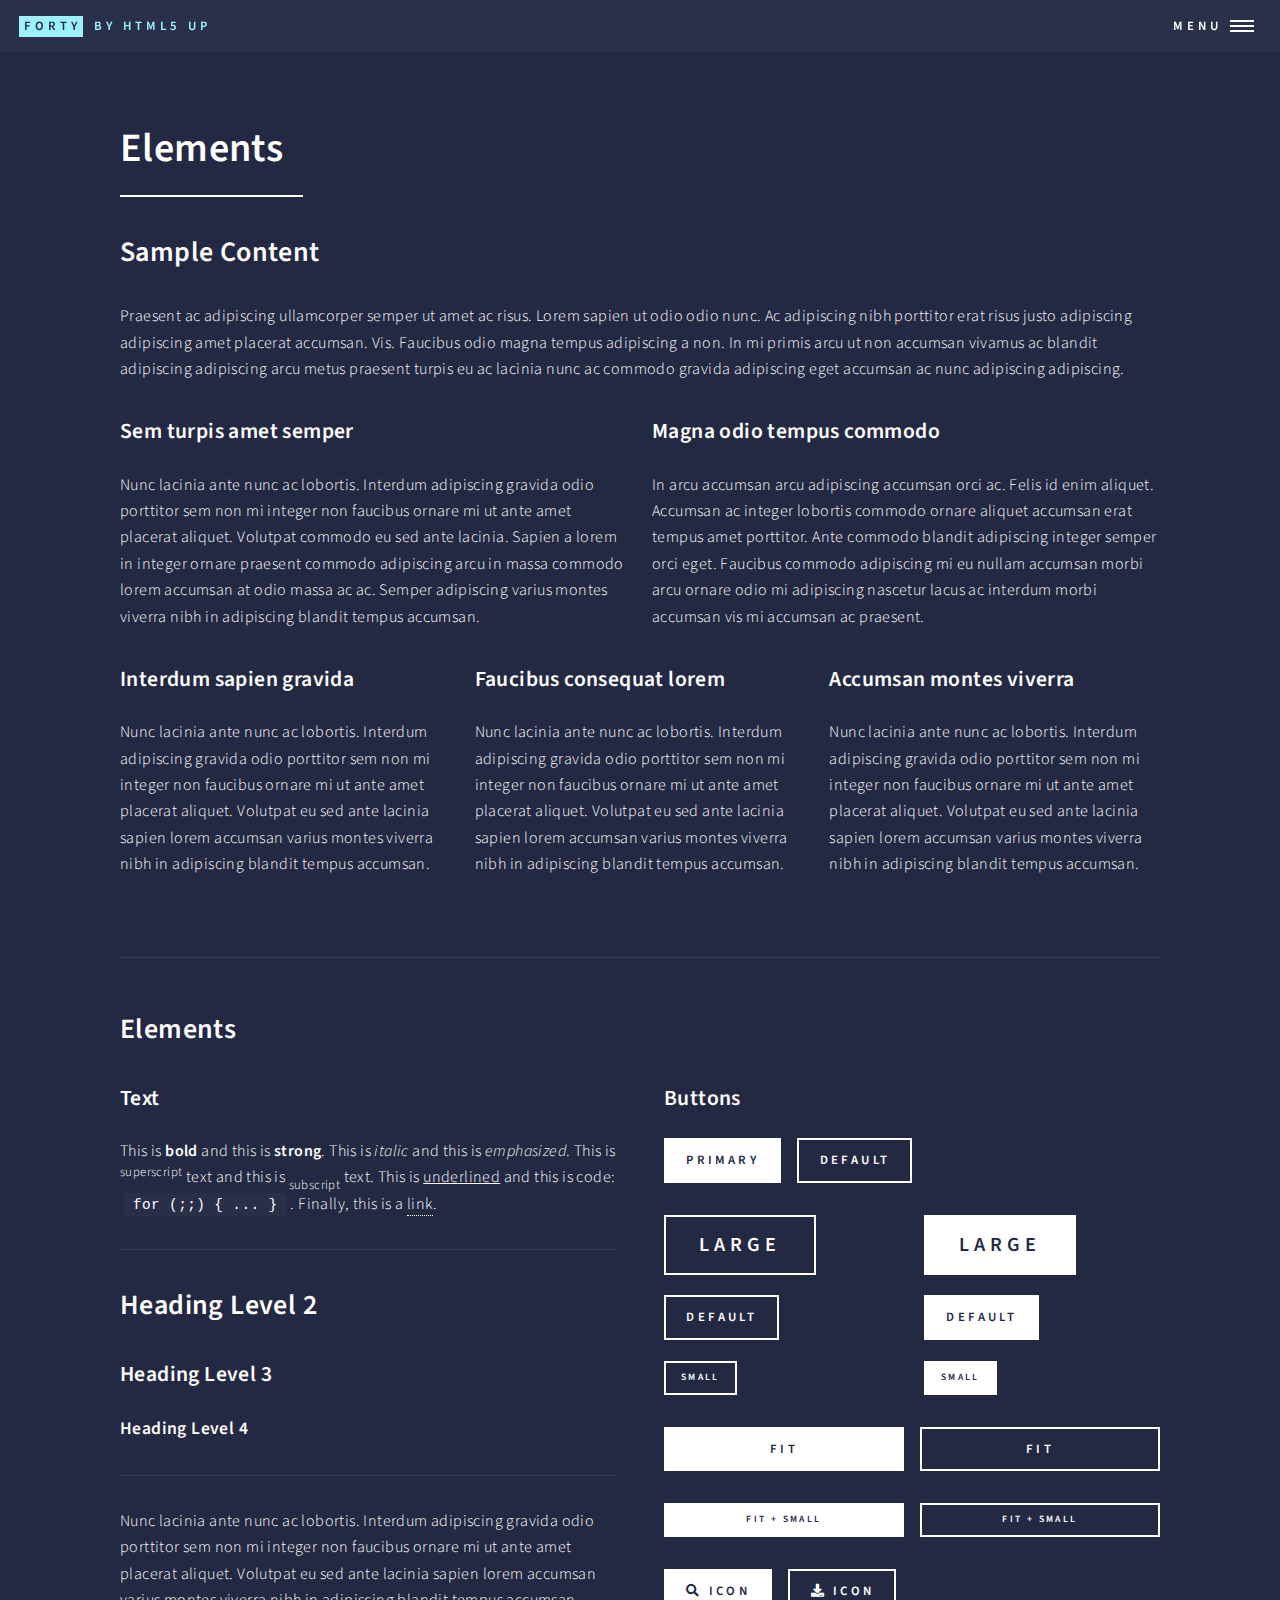
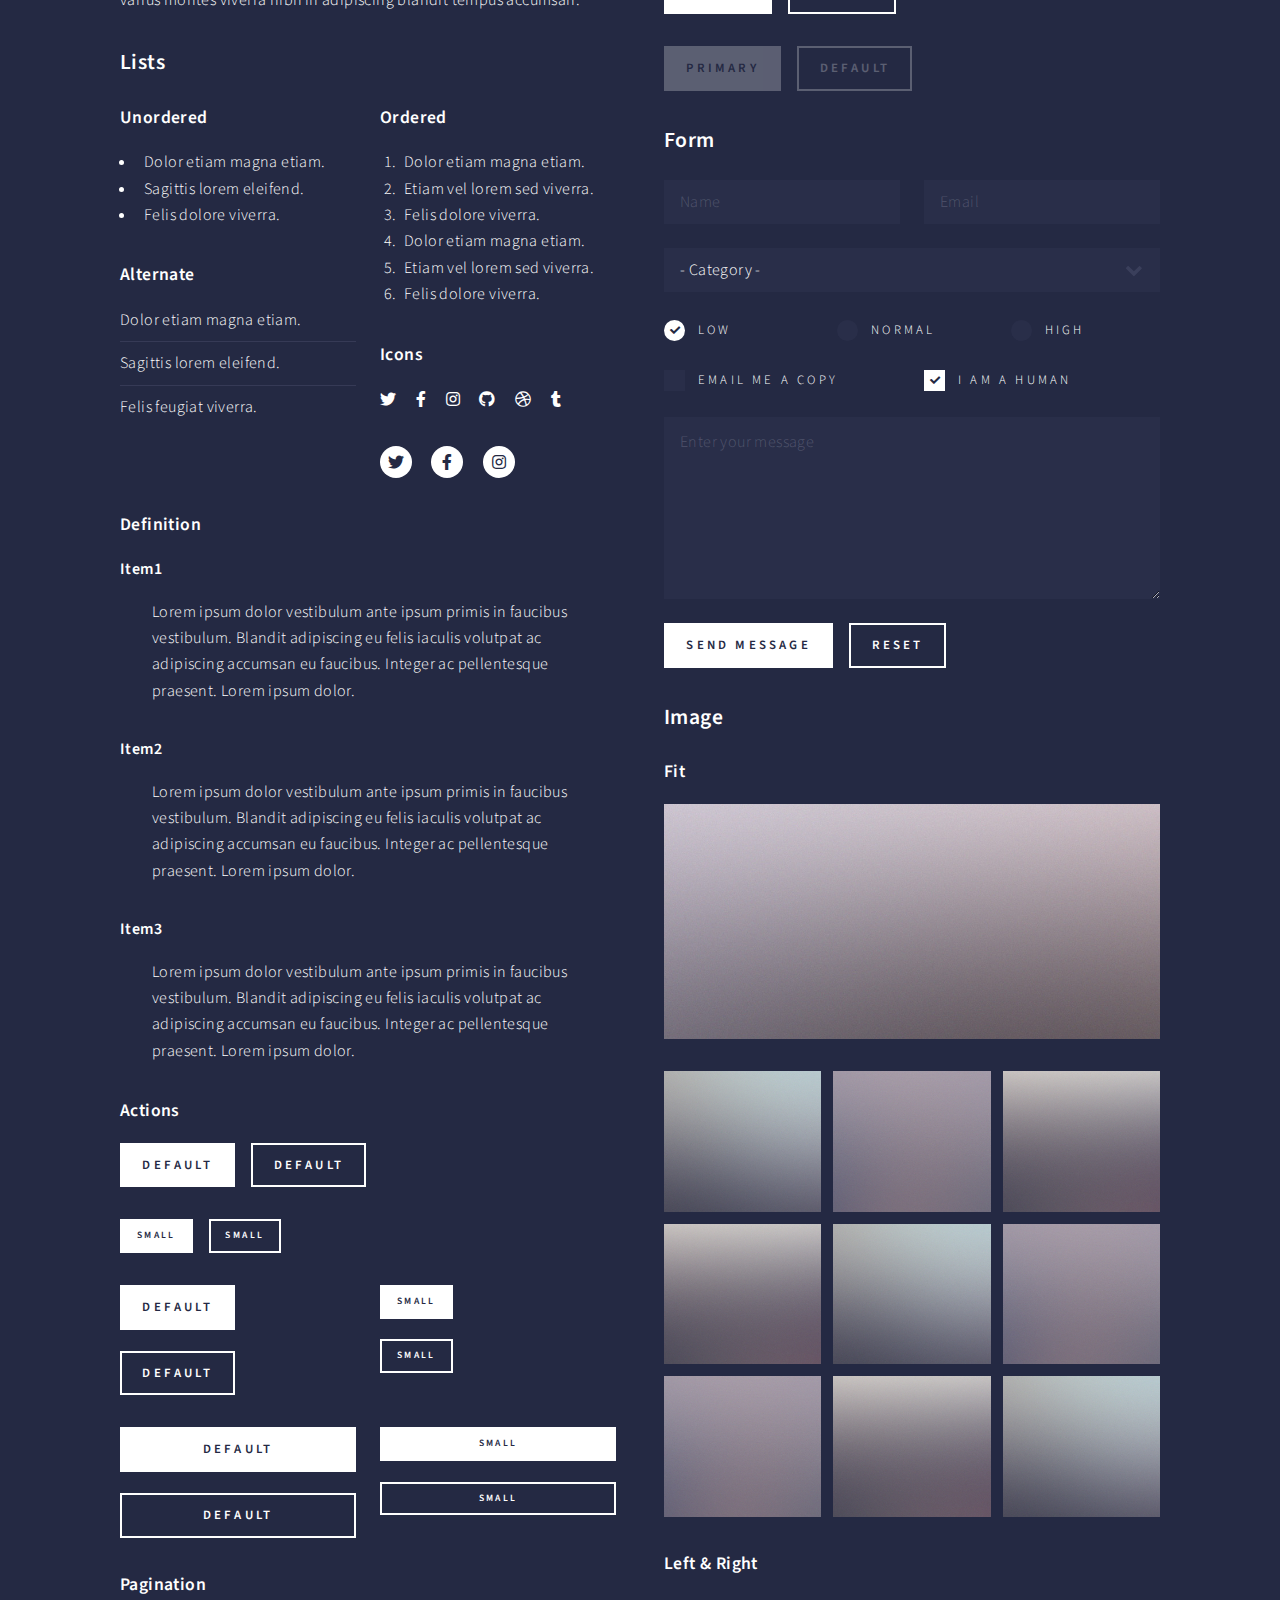
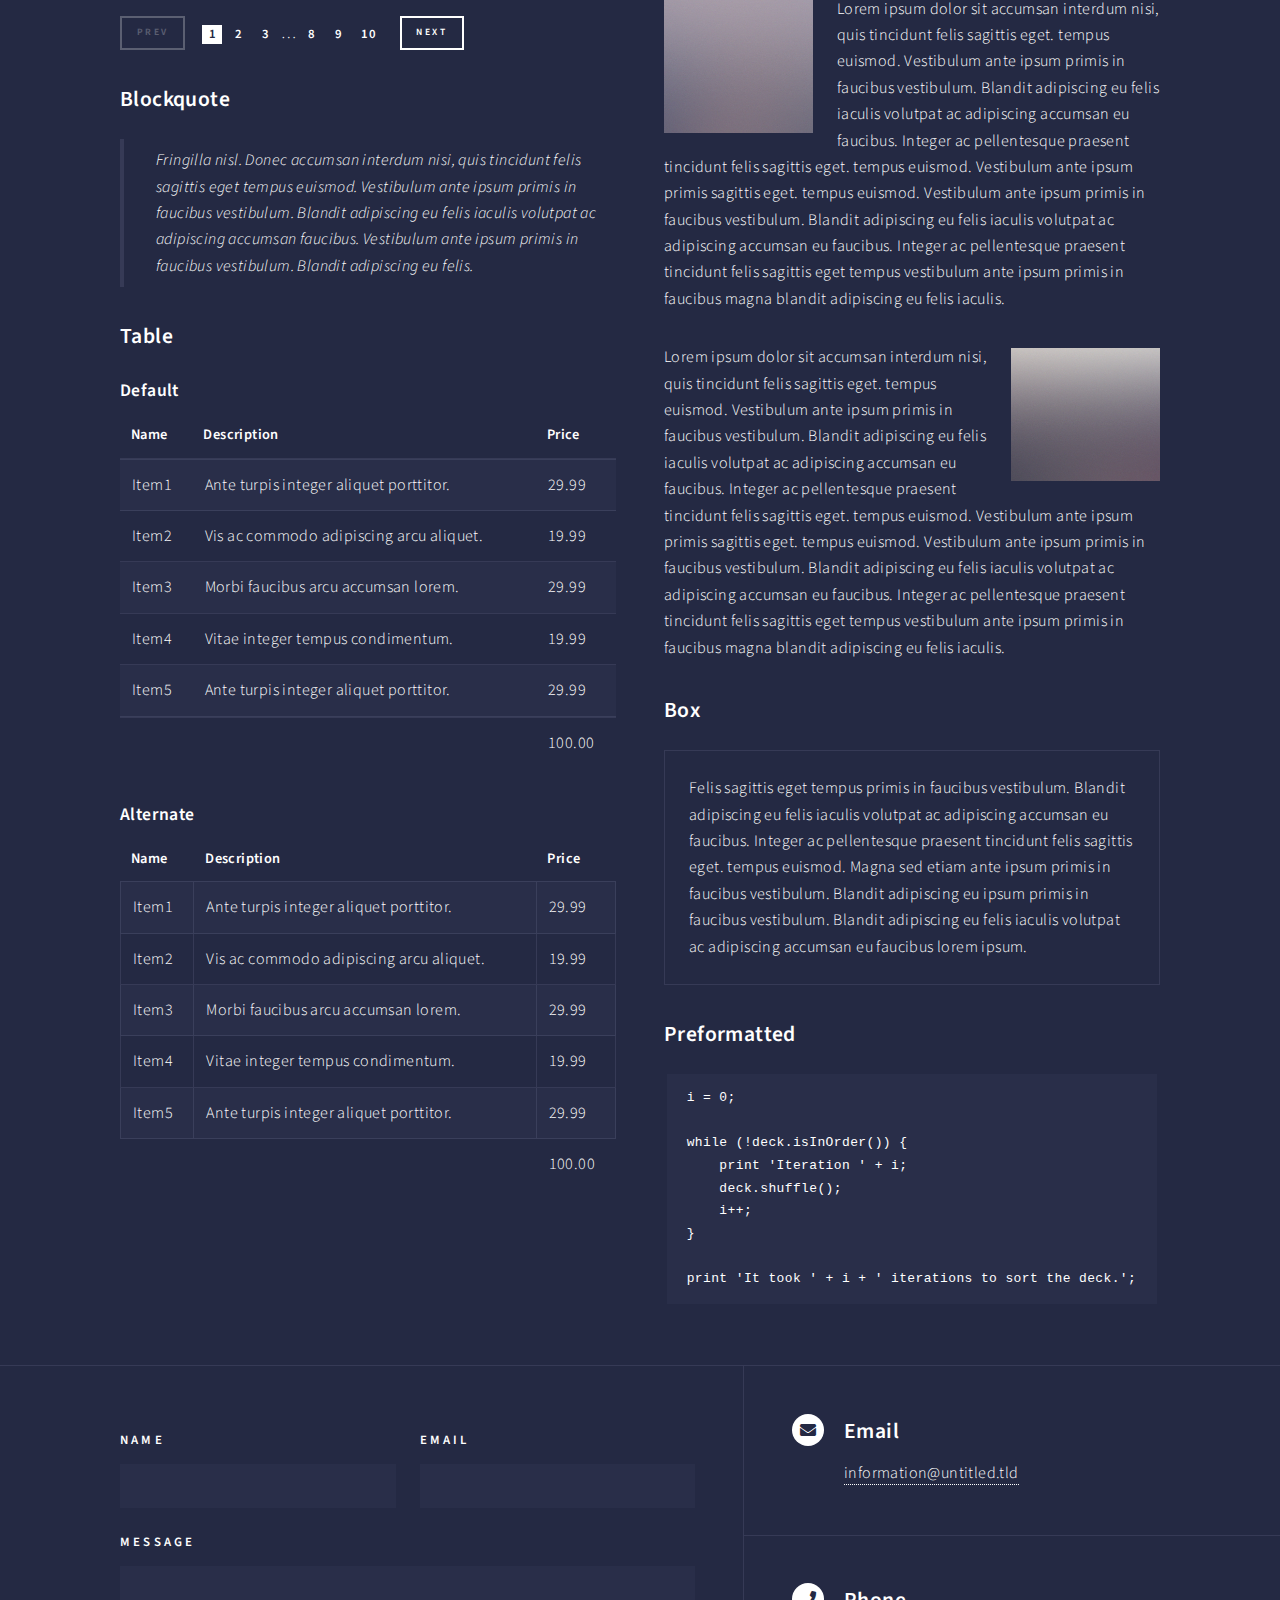
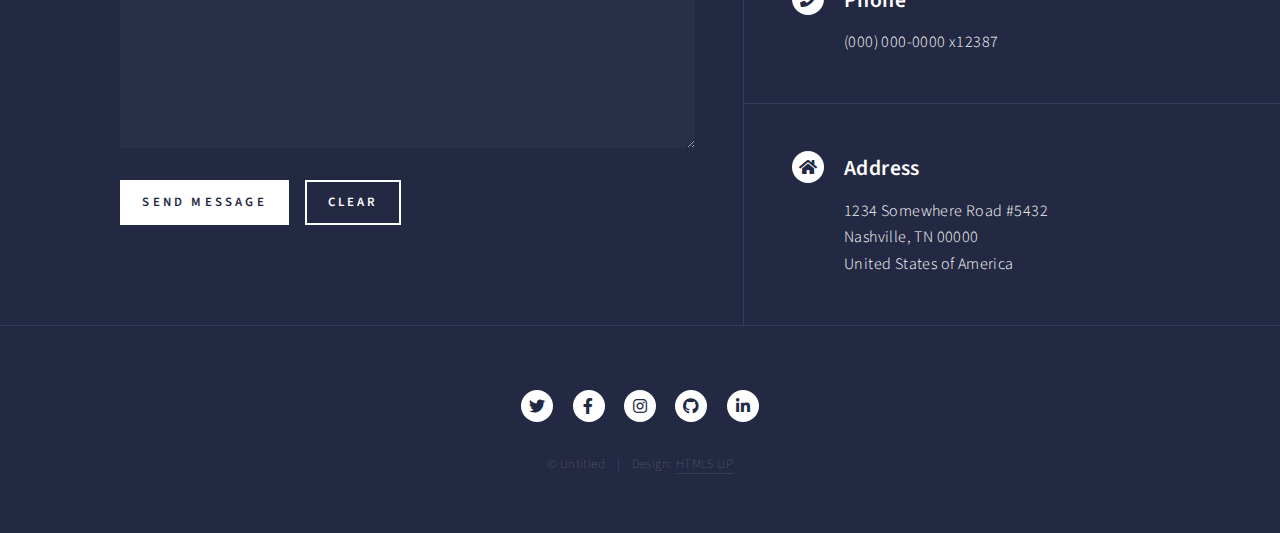
<file: elements.html>
<!DOCTYPE HTML>
<!--
	Forty by HTML5 UP
	html5up.net | @ajlkn
	Free for personal and commercial use under the CCA 3.0 license (html5up.net/license)
-->
<html>
	<head>
		<title>Elementos</title>
		<meta charset="utf-8" />
		<meta name="viewport" content="width=device-width, initial-scale=1, user-scalable=no" />
		<link rel="stylesheet" href="assets/css/main.css" />
		<noscript><link rel="stylesheet" href="assets/css/noscript.css" /></noscript>
	</head>
	<body class="is-preload">

		<!-- Wrapper -->
			<div id="wrapper">

				<!-- Header -->
					<header id="header">
						<a href="index.html" class="logo"><strong>Forty</strong> <span>by HTML5 UP</span></a>
						<nav>
							<a href="#menu">Menu</a>
						</nav>
					</header>

				<!-- Menu -->
					<nav id="menu">
						<ul class="links">
							<li><a href="index.html">Home</a></li>
							<li><a href="landing.html">Landing</a></li>
							<li><a href="generic.html">Generic</a></li>
							<li><a href="elements.html">Elements</a></li>
						</ul>
						<ul class="actions stacked">
							<li><a href="#" class="button primary fit">Get Started</a></li>
							<li><a href="#" class="button fit">Log In</a></li>
						</ul>
					</nav>

				<!-- Main -->
					<div id="main" class="alt">

						<!-- One -->
							<section id="one">
								<div class="inner">
									<header class="major">
										<h1>Elements</h1>
									</header>

									<!-- Content -->
										<h2 id="content">Sample Content</h2>
										<p>Praesent ac adipiscing ullamcorper semper ut amet ac risus. Lorem sapien ut odio odio nunc. Ac adipiscing nibh porttitor erat risus justo adipiscing adipiscing amet placerat accumsan. Vis. Faucibus odio magna tempus adipiscing a non. In mi primis arcu ut non accumsan vivamus ac blandit adipiscing adipiscing arcu metus praesent turpis eu ac lacinia nunc ac commodo gravida adipiscing eget accumsan ac nunc adipiscing adipiscing.</p>
										<div class="row">
											<div class="col-6 col-12-small">
												<h3>Sem turpis amet semper</h3>
												<p>Nunc lacinia ante nunc ac lobortis. Interdum adipiscing gravida odio porttitor sem non mi integer non faucibus ornare mi ut ante amet placerat aliquet. Volutpat commodo eu sed ante lacinia. Sapien a lorem in integer ornare praesent commodo adipiscing arcu in massa commodo lorem accumsan at odio massa ac ac. Semper adipiscing varius montes viverra nibh in adipiscing blandit tempus accumsan.</p>
											</div>
											<div class="col-6 col-12-small">
												<h3>Magna odio tempus commodo</h3>
												<p>In arcu accumsan arcu adipiscing accumsan orci ac. Felis id enim aliquet. Accumsan ac integer lobortis commodo ornare aliquet accumsan erat tempus amet porttitor. Ante commodo blandit adipiscing integer semper orci eget. Faucibus commodo adipiscing mi eu nullam accumsan morbi arcu ornare odio mi adipiscing nascetur lacus ac interdum morbi accumsan vis mi accumsan ac praesent.</p>
											</div>
											<!-- Break -->
											<div class="col-4 col-12-medium">
												<h3>Interdum sapien gravida</h3>
												<p>Nunc lacinia ante nunc ac lobortis. Interdum adipiscing gravida odio porttitor sem non mi integer non faucibus ornare mi ut ante amet placerat aliquet. Volutpat eu sed ante lacinia sapien lorem accumsan varius montes viverra nibh in adipiscing blandit tempus accumsan.</p>
											</div>
											<div class="col-4 col-12-medium">
												<h3>Faucibus consequat lorem</h3>
												<p>Nunc lacinia ante nunc ac lobortis. Interdum adipiscing gravida odio porttitor sem non mi integer non faucibus ornare mi ut ante amet placerat aliquet. Volutpat eu sed ante lacinia sapien lorem accumsan varius montes viverra nibh in adipiscing blandit tempus accumsan.</p>
											</div>
											<div class="col-4 col-12-medium">
												<h3>Accumsan montes viverra</h3>
												<p>Nunc lacinia ante nunc ac lobortis. Interdum adipiscing gravida odio porttitor sem non mi integer non faucibus ornare mi ut ante amet placerat aliquet. Volutpat eu sed ante lacinia sapien lorem accumsan varius montes viverra nibh in adipiscing blandit tempus accumsan.</p>
											</div>
										</div>

									<hr class="major" />

									<!-- Elements -->
										<h2 id="elements">Elements</h2>
										<div class="row gtr-200">
											<div class="col-6 col-12-medium">

												<!-- Text stuff -->
													<h3>Text</h3>
													<p>This is <b>bold</b> and this is <strong>strong</strong>. This is <i>italic</i> and this is <em>emphasized</em>.
													This is <sup>superscript</sup> text and this is <sub>subscript</sub> text.
													This is <u>underlined</u> and this is code: <code>for (;;) { ... }</code>.
													Finally, this is a <a href="#">link</a>.</p>
													<hr />
													<h2>Heading Level 2</h2>
													<h3>Heading Level 3</h3>
													<h4>Heading Level 4</h4>
													<hr />
													<p>Nunc lacinia ante nunc ac lobortis. Interdum adipiscing gravida odio porttitor sem non mi integer non faucibus ornare mi ut ante amet placerat aliquet. Volutpat eu sed ante lacinia sapien lorem accumsan varius montes viverra nibh in adipiscing blandit tempus accumsan.</p>

												<!-- Lists -->
													<h3>Lists</h3>
													<div class="row">
														<div class="col-6 col-12-small">

															<h4>Unordered</h4>
															<ul>
																<li>Dolor etiam magna etiam.</li>
																<li>Sagittis lorem eleifend.</li>
																<li>Felis dolore viverra.</li>
															</ul>

															<h4>Alternate</h4>
															<ul class="alt">
																<li>Dolor etiam magna etiam.</li>
																<li>Sagittis lorem eleifend.</li>
																<li>Felis feugiat viverra.</li>
															</ul>

														</div>
														<div class="col-6 col-12-small">

															<h4>Ordered</h4>
															<ol>
																<li>Dolor etiam magna etiam.</li>
																<li>Etiam vel lorem sed viverra.</li>
																<li>Felis dolore viverra.</li>
																<li>Dolor etiam magna etiam.</li>
																<li>Etiam vel lorem sed viverra.</li>
																<li>Felis dolore viverra.</li>
															</ol>

															<h4>Icons</h4>
															<ul class="icons">
																<li><a href="#" class="icon brands fa-twitter"><span class="label">Twitter</span></a></li>
																<li><a href="#" class="icon brands fa-facebook-f"><span class="label">Facebook</span></a></li>
																<li><a href="#" class="icon brands fa-instagram"><span class="label">Instagram</span></a></li>
																<li><a href="#" class="icon brands fa-github"><span class="label">Github</span></a></li>
																<li><a href="#" class="icon brands fa-dribbble"><span class="label">Dribbble</span></a></li>
																<li><a href="#" class="icon brands fa-tumblr"><span class="label">Tumblr</span></a></li>
															</ul>
															<ul class="icons">
																<li><a href="#" class="icon brands alt fa-twitter"><span class="label">Twitter</span></a></li>
																<li><a href="#" class="icon brands alt fa-facebook-f"><span class="label">Facebook</span></a></li>
																<li><a href="#" class="icon brands alt fa-instagram"><span class="label">Instagram</span></a></li>
															</ul>

														</div>
													</div>
													<h4>Definition</h4>
													<dl>
														<dt>Item1</dt>
														<dd>
															<p>Lorem ipsum dolor vestibulum ante ipsum primis in faucibus vestibulum. Blandit adipiscing eu felis iaculis volutpat ac adipiscing accumsan eu faucibus. Integer ac pellentesque praesent. Lorem ipsum dolor.</p>
														</dd>
														<dt>Item2</dt>
														<dd>
															<p>Lorem ipsum dolor vestibulum ante ipsum primis in faucibus vestibulum. Blandit adipiscing eu felis iaculis volutpat ac adipiscing accumsan eu faucibus. Integer ac pellentesque praesent. Lorem ipsum dolor.</p>
														</dd>
														<dt>Item3</dt>
														<dd>
															<p>Lorem ipsum dolor vestibulum ante ipsum primis in faucibus vestibulum. Blandit adipiscing eu felis iaculis volutpat ac adipiscing accumsan eu faucibus. Integer ac pellentesque praesent. Lorem ipsum dolor.</p>
														</dd>
													</dl>

													<h4>Actions</h4>
													<ul class="actions">
														<li><a href="#" class="button primary">Default</a></li>
														<li><a href="#" class="button">Default</a></li>
													</ul>
													<ul class="actions small">
														<li><a href="#" class="button primary small">Small</a></li>
														<li><a href="#" class="button small">Small</a></li>
													</ul>
													<div class="row">
														<div class="col-6 col-12-small">
															<ul class="actions stacked">
																<li><a href="#" class="button primary">Default</a></li>
																<li><a href="#" class="button">Default</a></li>
															</ul>
														</div>
														<div class="col-6 col-12-small">
															<ul class="actions stacked">
																<li><a href="#" class="button primary small">Small</a></li>
																<li><a href="#" class="button small">Small</a></li>
															</ul>
														</div>
														<div class="col-6 col-12-small">
															<ul class="actions stacked">
																<li><a href="#" class="button primary fit">Default</a></li>
																<li><a href="#" class="button fit">Default</a></li>
															</ul>
														</div>
														<div class="col-6 col-12-small">
															<ul class="actions stacked">
																<li><a href="#" class="button primary small fit">Small</a></li>
																<li><a href="#" class="button small fit">Small</a></li>
															</ul>
														</div>
													</div>

													<h4>Pagination</h4>
													<ul class="pagination">
														<li><span class="button small disabled">Prev</span></li>
														<li><a href="#" class="page active">1</a></li>
														<li><a href="#" class="page">2</a></li>
														<li><a href="#" class="page">3</a></li>
														<li><span>&hellip;</span></li>
														<li><a href="#" class="page">8</a></li>
														<li><a href="#" class="page">9</a></li>
														<li><a href="#" class="page">10</a></li>
														<li><a href="#" class="button small">Next</a></li>
													</ul>

												<!-- Blockquote -->
													<h3>Blockquote</h3>
													<blockquote>Fringilla nisl. Donec accumsan interdum nisi, quis tincidunt felis sagittis eget tempus euismod. Vestibulum ante ipsum primis in faucibus vestibulum. Blandit adipiscing eu felis iaculis volutpat ac adipiscing accumsan faucibus. Vestibulum ante ipsum primis in faucibus vestibulum. Blandit adipiscing eu felis.</blockquote>

												<!-- Table -->
													<h3>Table</h3>

													<h4>Default</h4>
													<div class="table-wrapper">
														<table>
															<thead>
																<tr>
																	<th>Name</th>
																	<th>Description</th>
																	<th>Price</th>
																</tr>
															</thead>
															<tbody>
																<tr>
																	<td>Item1</td>
																	<td>Ante turpis integer aliquet porttitor.</td>
																	<td>29.99</td>
																</tr>
																<tr>
																	<td>Item2</td>
																	<td>Vis ac commodo adipiscing arcu aliquet.</td>
																	<td>19.99</td>
																</tr>
																<tr>
																	<td>Item3</td>
																	<td> Morbi faucibus arcu accumsan lorem.</td>
																	<td>29.99</td>
																</tr>
																<tr>
																	<td>Item4</td>
																	<td>Vitae integer tempus condimentum.</td>
																	<td>19.99</td>
																</tr>
																<tr>
																	<td>Item5</td>
																	<td>Ante turpis integer aliquet porttitor.</td>
																	<td>29.99</td>
																</tr>
															</tbody>
															<tfoot>
																<tr>
																	<td colspan="2"></td>
																	<td>100.00</td>
																</tr>
															</tfoot>
														</table>
													</div>

													<h4>Alternate</h4>
													<div class="table-wrapper">
														<table class="alt">
															<thead>
																<tr>
																	<th>Name</th>
																	<th>Description</th>
																	<th>Price</th>
																</tr>
															</thead>
															<tbody>
																<tr>
																	<td>Item1</td>
																	<td>Ante turpis integer aliquet porttitor.</td>
																	<td>29.99</td>
																</tr>
																<tr>
																	<td>Item2</td>
																	<td>Vis ac commodo adipiscing arcu aliquet.</td>
																	<td>19.99</td>
																</tr>
																<tr>
																	<td>Item3</td>
																	<td> Morbi faucibus arcu accumsan lorem.</td>
																	<td>29.99</td>
																</tr>
																<tr>
																	<td>Item4</td>
																	<td>Vitae integer tempus condimentum.</td>
																	<td>19.99</td>
																</tr>
																<tr>
																	<td>Item5</td>
																	<td>Ante turpis integer aliquet porttitor.</td>
																	<td>29.99</td>
																</tr>
															</tbody>
															<tfoot>
																<tr>
																	<td colspan="2"></td>
																	<td>100.00</td>
																</tr>
															</tfoot>
														</table>
													</div>

											</div>
											<div class="col-6 col-12-medium">

												<!-- Buttons -->
													<h3>Buttons</h3>
													<ul class="actions">
														<li><a href="#" class="button primary">Primary</a></li>
														<li><a href="#" class="button">Default</a></li>
													</ul>
													<div class="row">
														<div class="col-6 col-12-xsmall">
															<ul class="actions stacked">
																<li><a href="#" class="button large">Large</a></li>
																<li><a href="#" class="button">Default</a></li>
																<li><a href="#" class="button small">Small</a></li>
															</ul>
														</div>
														<div class="col-6 col-12-xsmall">
															<ul class="actions stacked">
																<li><a href="#" class="button primary large">Large</a></li>
																<li><a href="#" class="button primary">Default</a></li>
																<li><a href="#" class="button primary small">Small</a></li>
															</ul>
														</div>
													</div>
													<ul class="actions fit">
														<li><a href="#" class="button primary fit">Fit</a></li>
														<li><a href="#" class="button fit">Fit</a></li>
													</ul>
													<ul class="actions fit small">
														<li><a href="#" class="button primary fit small">Fit + Small</a></li>
														<li><a href="#" class="button fit small">Fit + Small</a></li>
													</ul>
													<ul class="actions">
														<li><a href="#" class="button primary icon solid fa-search">Icon</a></li>
														<li><a href="#" class="button icon solid fa-download">Icon</a></li>
													</ul>
													<ul class="actions">
														<li><span class="button primary disabled">Primary</span></li>
														<li><span class="button disabled">Default</span></li>
													</ul>

												<!-- Form -->
													<h3>Form</h3>

													<form method="post" action="#">
														<div class="row gtr-uniform">
															<div class="col-6 col-12-xsmall">
																<input type="text" name="demo-name" id="demo-name" value="" placeholder="Name" />
															</div>
															<div class="col-6 col-12-xsmall">
																<input type="email" name="demo-email" id="demo-email" value="" placeholder="Email" />
															</div>
															<!-- Break -->
															<div class="col-12">
																<select name="demo-category" id="demo-category">
																	<option value="">- Category -</option>
																	<option value="1">Manufacturing</option>
																	<option value="1">Shipping</option>
																	<option value="1">Administration</option>
																	<option value="1">Human Resources</option>
																</select>
															</div>
															<!-- Break -->
															<div class="col-4 col-12-small">
																<input type="radio" id="demo-priority-low" name="demo-priority" checked>
																<label for="demo-priority-low">Low</label>
															</div>
															<div class="col-4 col-12-small">
																<input type="radio" id="demo-priority-normal" name="demo-priority">
																<label for="demo-priority-normal">Normal</label>
															</div>
															<div class="col-4 col-12-small">
																<input type="radio" id="demo-priority-high" name="demo-priority">
																<label for="demo-priority-high">High</label>
															</div>
															<!-- Break -->
															<div class="col-6 col-12-small">
																<input type="checkbox" id="demo-copy" name="demo-copy">
																<label for="demo-copy">Email me a copy</label>
															</div>
															<div class="col-6 col-12-small">
																<input type="checkbox" id="demo-human" name="demo-human" checked>
																<label for="demo-human">I am a human</label>
															</div>
															<!-- Break -->
															<div class="col-12">
																<textarea name="demo-message" id="demo-message" placeholder="Enter your message" rows="6"></textarea>
															</div>
															<!-- Break -->
															<div class="col-12">
																<ul class="actions">
																	<li><input type="submit" value="Send Message" class="primary" /></li>
																	<li><input type="reset" value="Reset" /></li>
																</ul>
															</div>
														</div>
													</form>

												<!-- Image -->
													<h3>Image</h3>

													<h4>Fit</h4>
													<span class="image fit"><img src="images/pic03.jpg" alt="" /></span>
													<div class="box alt">
														<div class="row gtr-50 gtr-uniform">
															<div class="col-4"><span class="image fit"><img src="images/pic08.jpg" alt="" /></span></div>
															<div class="col-4"><span class="image fit"><img src="images/pic09.jpg" alt="" /></span></div>
															<div class="col-4"><span class="image fit"><img src="images/pic10.jpg" alt="" /></span></div>
															<!-- Break -->
															<div class="col-4"><span class="image fit"><img src="images/pic10.jpg" alt="" /></span></div>
															<div class="col-4"><span class="image fit"><img src="images/pic08.jpg" alt="" /></span></div>
															<div class="col-4"><span class="image fit"><img src="images/pic09.jpg" alt="" /></span></div>
															<!-- Break -->
															<div class="col-4"><span class="image fit"><img src="images/pic09.jpg" alt="" /></span></div>
															<div class="col-4"><span class="image fit"><img src="images/pic10.jpg" alt="" /></span></div>
															<div class="col-4"><span class="image fit"><img src="images/pic08.jpg" alt="" /></span></div>
														</div>
													</div>

													<h4>Left &amp; Right</h4>
													<p><span class="image left"><img src="images/pic09.jpg" alt="" /></span>Lorem ipsum dolor sit accumsan interdum nisi, quis tincidunt felis sagittis eget. tempus euismod. Vestibulum ante ipsum primis in faucibus vestibulum. Blandit adipiscing eu felis iaculis volutpat ac adipiscing accumsan eu faucibus. Integer ac pellentesque praesent tincidunt felis sagittis eget. tempus euismod. Vestibulum ante ipsum primis sagittis eget. tempus euismod. Vestibulum ante ipsum primis in faucibus vestibulum. Blandit adipiscing eu felis iaculis volutpat ac adipiscing accumsan eu faucibus. Integer ac pellentesque praesent tincidunt felis sagittis eget tempus vestibulum ante ipsum primis in faucibus magna blandit adipiscing eu felis iaculis.</p>
													<p><span class="image right"><img src="images/pic10.jpg" alt="" /></span>Lorem ipsum dolor sit accumsan interdum nisi, quis tincidunt felis sagittis eget. tempus euismod. Vestibulum ante ipsum primis in faucibus vestibulum. Blandit adipiscing eu felis iaculis volutpat ac adipiscing accumsan eu faucibus. Integer ac pellentesque praesent tincidunt felis sagittis eget. tempus euismod. Vestibulum ante ipsum primis sagittis eget. tempus euismod. Vestibulum ante ipsum primis in faucibus vestibulum. Blandit adipiscing eu felis iaculis volutpat ac adipiscing accumsan eu faucibus. Integer ac pellentesque praesent tincidunt felis sagittis eget tempus vestibulum ante ipsum primis in faucibus magna blandit adipiscing eu felis iaculis.</p>

												<!-- Box -->
													<h3>Box</h3>
													<div class="box">
														<p>Felis sagittis eget tempus primis in faucibus vestibulum. Blandit adipiscing eu felis iaculis volutpat ac adipiscing accumsan eu faucibus. Integer ac pellentesque praesent tincidunt felis sagittis eget. tempus euismod. Magna sed etiam ante ipsum primis in faucibus vestibulum. Blandit adipiscing eu ipsum primis in faucibus vestibulum. Blandit adipiscing eu felis iaculis volutpat ac adipiscing accumsan eu faucibus lorem ipsum.</p>
													</div>

												<!-- Preformatted Code -->
													<h3>Preformatted</h3>
													<pre><code>i = 0;

while (!deck.isInOrder()) {
    print 'Iteration ' + i;
    deck.shuffle();
    i++;
}

print 'It took ' + i + ' iterations to sort the deck.';
</code></pre>

											</div>
										</div>

								</div>
							</section>

					</div>

				<!-- Contact -->
					<section id="contact">
						<div class="inner">
							<section>
								<form method="post" action="#">
									<div class="fields">
										<div class="field half">
											<label for="name">Name</label>
											<input type="text" name="name" id="name" />
										</div>
										<div class="field half">
											<label for="email">Email</label>
											<input type="text" name="email" id="email" />
										</div>
										<div class="field">
											<label for="message">Message</label>
											<textarea name="message" id="message" rows="6"></textarea>
										</div>
									</div>
									<ul class="actions">
										<li><input type="submit" value="Send Message" class="primary" /></li>
										<li><input type="reset" value="Clear" /></li>
									</ul>
								</form>
							</section>
							<section class="split">
								<section>
									<div class="contact-method">
										<span class="icon solid alt fa-envelope"></span>
										<h3>Email</h3>
										<a href="#">information@untitled.tld</a>
									</div>
								</section>
								<section>
									<div class="contact-method">
										<span class="icon solid alt fa-phone"></span>
										<h3>Phone</h3>
										<span>(000) 000-0000 x12387</span>
									</div>
								</section>
								<section>
									<div class="contact-method">
										<span class="icon solid alt fa-home"></span>
										<h3>Address</h3>
										<span>1234 Somewhere Road #5432<br />
										Nashville, TN 00000<br />
										United States of America</span>
									</div>
								</section>
							</section>
						</div>
					</section>

				<!-- Footer -->
					<footer id="footer">
						<div class="inner">
							<ul class="icons">
								<li><a href="#" class="icon brands alt fa-twitter"><span class="label">Twitter</span></a></li>
								<li><a href="#" class="icon brands alt fa-facebook-f"><span class="label">Facebook</span></a></li>
								<li><a href="#" class="icon brands alt fa-instagram"><span class="label">Instagram</span></a></li>
								<li><a href="#" class="icon brands alt fa-github"><span class="label">GitHub</span></a></li>
								<li><a href="#" class="icon brands alt fa-linkedin-in"><span class="label">LinkedIn</span></a></li>
							</ul>
							<ul class="copyright">
								<li>&copy; Untitled</li><li>Design: <a href="https://html5up.net">HTML5 UP</a></li>
							</ul>
						</div>
					</footer>

			</div>

		<!-- Scripts -->
			<script src="assets/js/jquery.min.js"></script>
			<script src="assets/js/jquery.scrolly.min.js"></script>
			<script src="assets/js/jquery.scrollex.min.js"></script>
			<script src="assets/js/browser.min.js"></script>
			<script src="assets/js/breakpoints.min.js"></script>
			<script src="assets/js/util.js"></script>
			<script src="assets/js/main.js"></script>

	</body>
</html>
</file>
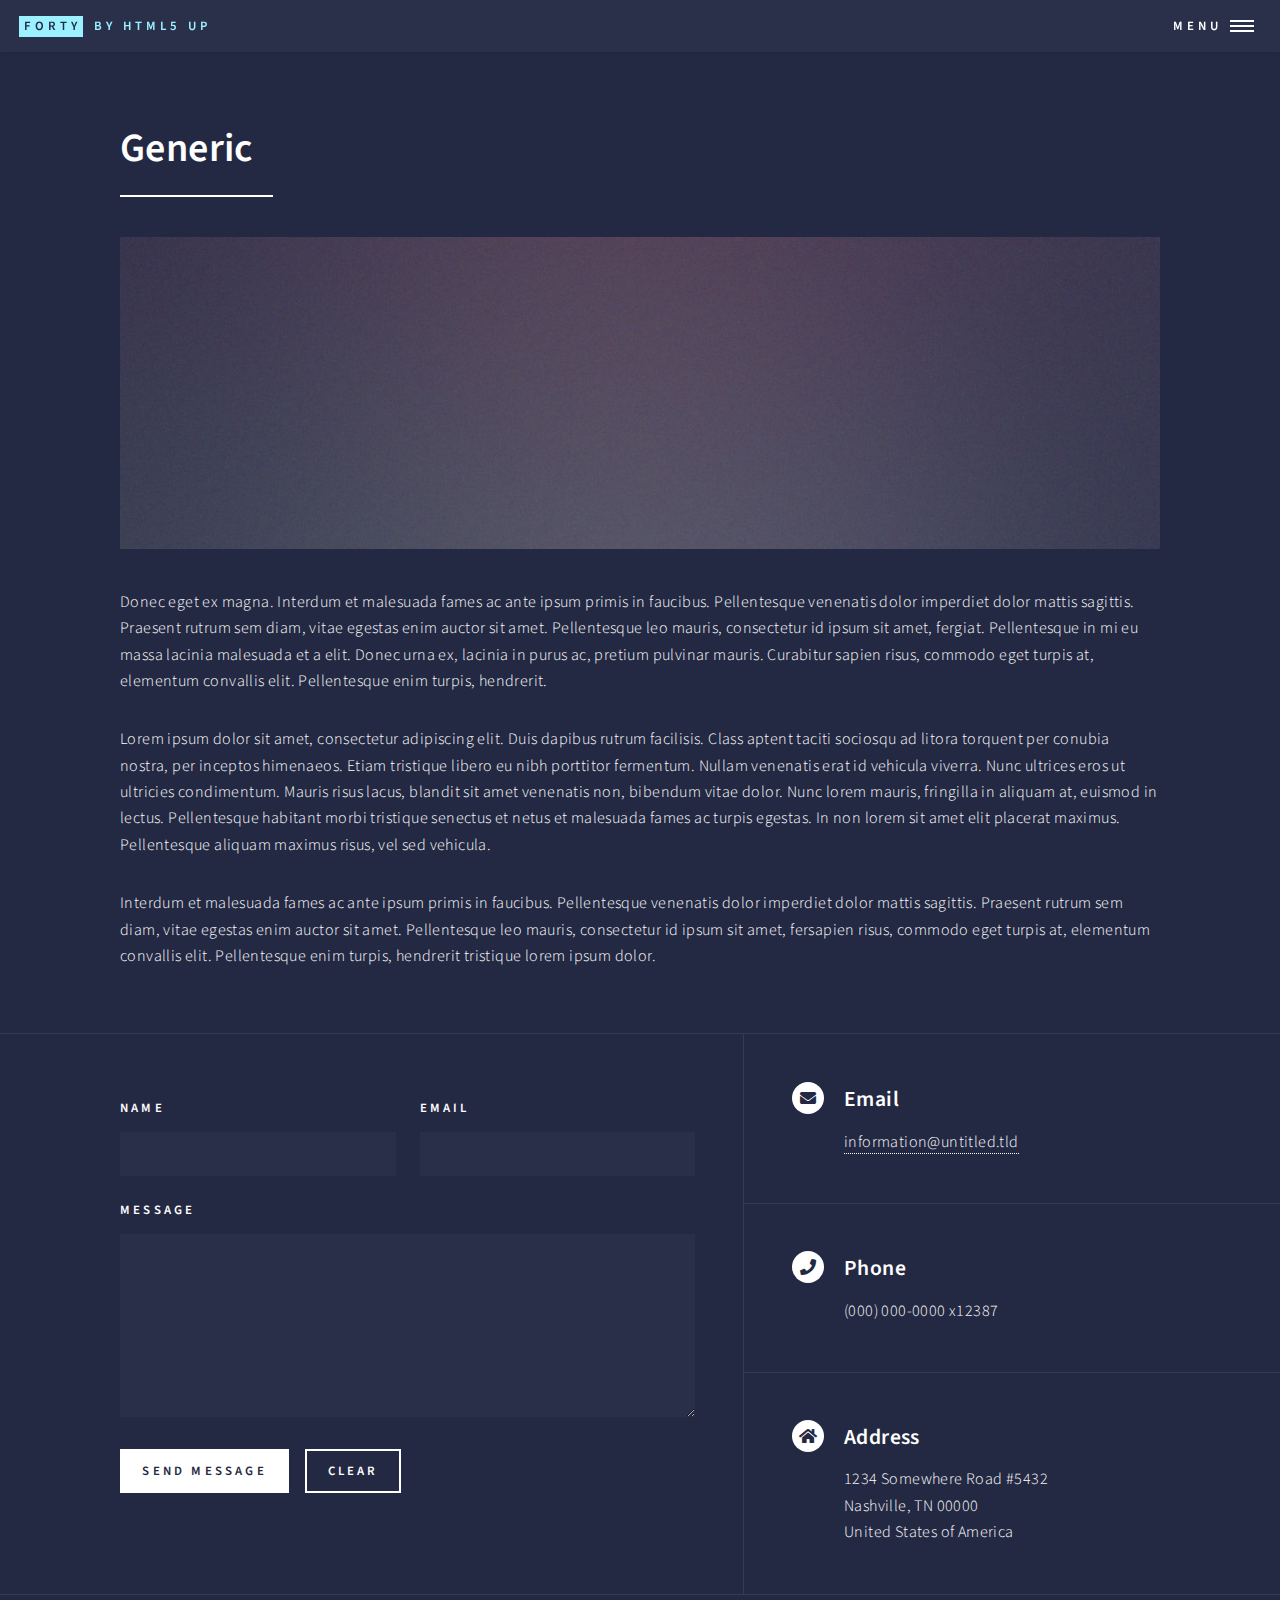
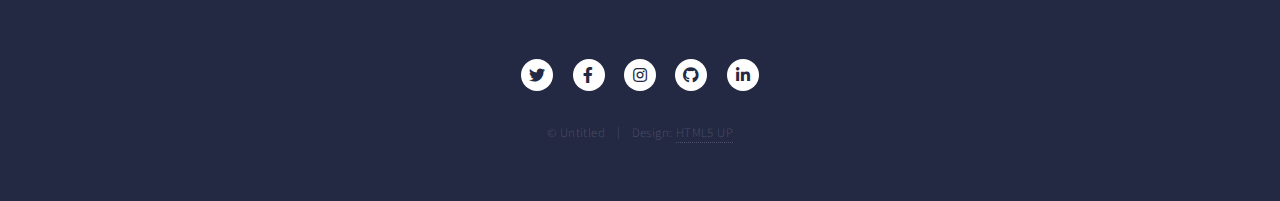
<file: generic.html>
<!DOCTYPE HTML>
<!--
	Forty by HTML5 UP
	html5up.net | @ajlkn
	Free for personal and commercial use under the CCA 3.0 license (html5up.net/license)
-->
<html>
	<head>
		<title>Generic - Forty by HTML5 UP</title>
		<meta charset="utf-8" />
		<meta name="viewport" content="width=device-width, initial-scale=1, user-scalable=no" />
		<link rel="stylesheet" href="assets/css/main.css" />
		<noscript><link rel="stylesheet" href="assets/css/noscript.css" /></noscript>
	</head>
	<body class="is-preload">

		<!-- Wrapper -->
			<div id="wrapper">

				<!-- Header -->
					<header id="header">
						<a href="index.html" class="logo"><strong>Forty</strong> <span>by HTML5 UP</span></a>
						<nav>
							<a href="#menu">Menu</a>
						</nav>
					</header>

				<!-- Menu -->
					<nav id="menu">
						<ul class="links">
							<li><a href="index.html">Home</a></li>
							<li><a href="landing.html">Landing</a></li>
							<li><a href="generic.html">Generic</a></li>
							<li><a href="elements.html">Elements</a></li>
						</ul>
						<ul class="actions stacked">
							<li><a href="#" class="button primary fit">Get Started</a></li>
							<li><a href="#" class="button fit">Log In</a></li>
						</ul>
					</nav>

				<!-- Main -->
					<div id="main" class="alt">

						<!-- One -->
							<section id="one">
								<div class="inner">
									<header class="major">
										<h1>Generic</h1>
									</header>
									<span class="image main"><img src="images/pic11.jpg" alt="" /></span>
									<p>Donec eget ex magna. Interdum et malesuada fames ac ante ipsum primis in faucibus. Pellentesque venenatis dolor imperdiet dolor mattis sagittis. Praesent rutrum sem diam, vitae egestas enim auctor sit amet. Pellentesque leo mauris, consectetur id ipsum sit amet, fergiat. Pellentesque in mi eu massa lacinia malesuada et a elit. Donec urna ex, lacinia in purus ac, pretium pulvinar mauris. Curabitur sapien risus, commodo eget turpis at, elementum convallis elit. Pellentesque enim turpis, hendrerit.</p>
									<p>Lorem ipsum dolor sit amet, consectetur adipiscing elit. Duis dapibus rutrum facilisis. Class aptent taciti sociosqu ad litora torquent per conubia nostra, per inceptos himenaeos. Etiam tristique libero eu nibh porttitor fermentum. Nullam venenatis erat id vehicula viverra. Nunc ultrices eros ut ultricies condimentum. Mauris risus lacus, blandit sit amet venenatis non, bibendum vitae dolor. Nunc lorem mauris, fringilla in aliquam at, euismod in lectus. Pellentesque habitant morbi tristique senectus et netus et malesuada fames ac turpis egestas. In non lorem sit amet elit placerat maximus. Pellentesque aliquam maximus risus, vel sed vehicula.</p>
									<p>Interdum et malesuada fames ac ante ipsum primis in faucibus. Pellentesque venenatis dolor imperdiet dolor mattis sagittis. Praesent rutrum sem diam, vitae egestas enim auctor sit amet. Pellentesque leo mauris, consectetur id ipsum sit amet, fersapien risus, commodo eget turpis at, elementum convallis elit. Pellentesque enim turpis, hendrerit tristique lorem ipsum dolor.</p>
								</div>
							</section>

					</div>

				<!-- Contact -->
					<section id="contact">
						<div class="inner">
							<section>
								<form method="post" action="#">
									<div class="fields">
										<div class="field half">
											<label for="name">Name</label>
											<input type="text" name="name" id="name" />
										</div>
										<div class="field half">
											<label for="email">Email</label>
											<input type="text" name="email" id="email" />
										</div>
										<div class="field">
											<label for="message">Message</label>
											<textarea name="message" id="message" rows="6"></textarea>
										</div>
									</div>
									<ul class="actions">
										<li><input type="submit" value="Send Message" class="primary" /></li>
										<li><input type="reset" value="Clear" /></li>
									</ul>
								</form>
							</section>
							<section class="split">
								<section>
									<div class="contact-method">
										<span class="icon solid alt fa-envelope"></span>
										<h3>Email</h3>
										<a href="#">information@untitled.tld</a>
									</div>
								</section>
								<section>
									<div class="contact-method">
										<span class="icon solid alt fa-phone"></span>
										<h3>Phone</h3>
										<span>(000) 000-0000 x12387</span>
									</div>
								</section>
								<section>
									<div class="contact-method">
										<span class="icon solid alt fa-home"></span>
										<h3>Address</h3>
										<span>1234 Somewhere Road #5432<br />
										Nashville, TN 00000<br />
										United States of America</span>
									</div>
								</section>
							</section>
						</div>
					</section>

				<!-- Footer -->
					<footer id="footer">
						<div class="inner">
							<ul class="icons">
								<li><a href="#" class="icon brands alt fa-twitter"><span class="label">Twitter</span></a></li>
								<li><a href="#" class="icon brands alt fa-facebook-f"><span class="label">Facebook</span></a></li>
								<li><a href="#" class="icon brands alt fa-instagram"><span class="label">Instagram</span></a></li>
								<li><a href="#" class="icon brands alt fa-github"><span class="label">GitHub</span></a></li>
								<li><a href="#" class="icon brands alt fa-linkedin-in"><span class="label">LinkedIn</span></a></li>
							</ul>
							<ul class="copyright">
								<li>&copy; Untitled</li><li>Design: <a href="https://html5up.net">HTML5 UP</a></li>
							</ul>
						</div>
					</footer>

			</div>

		<!-- Scripts -->
			<script src="assets/js/jquery.min.js"></script>
			<script src="assets/js/jquery.scrolly.min.js"></script>
			<script src="assets/js/jquery.scrollex.min.js"></script>
			<script src="assets/js/browser.min.js"></script>
			<script src="assets/js/breakpoints.min.js"></script>
			<script src="assets/js/util.js"></script>
			<script src="assets/js/main.js"></script>

	</body>
</html>
</file>
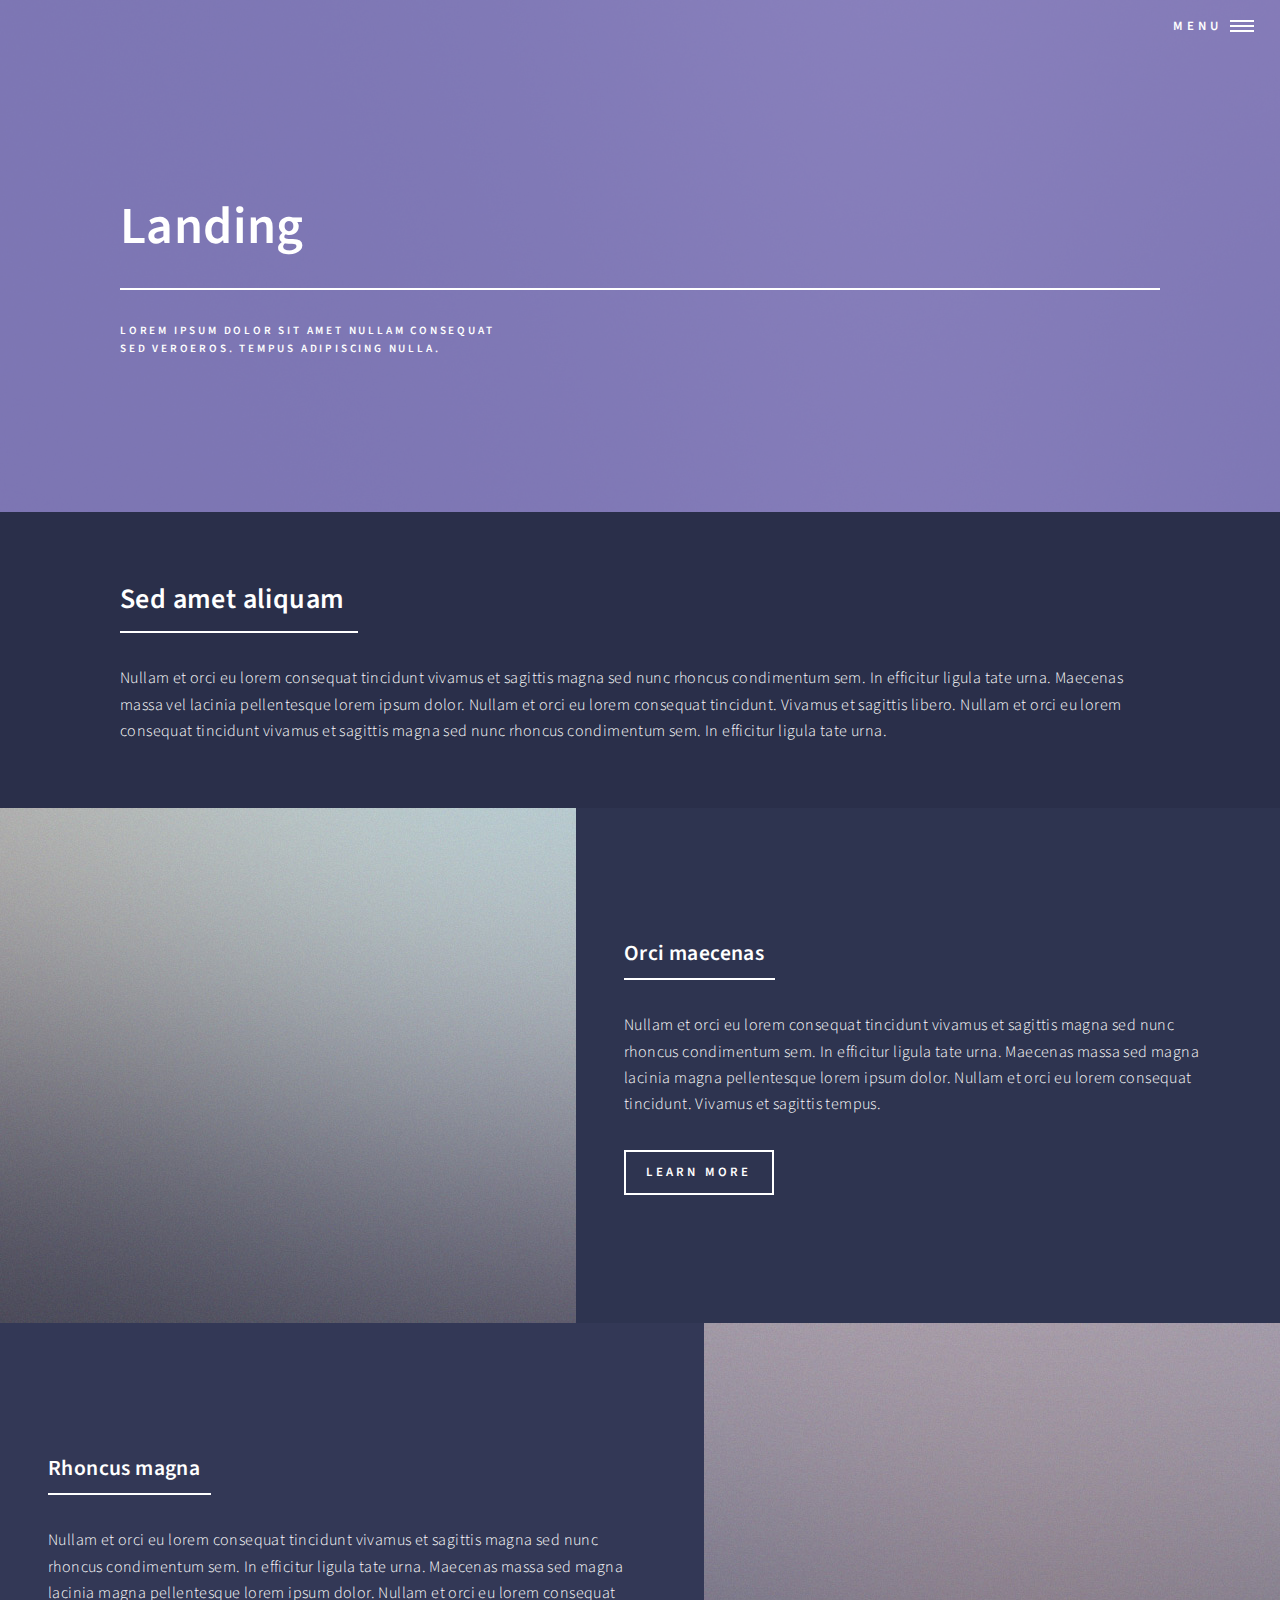
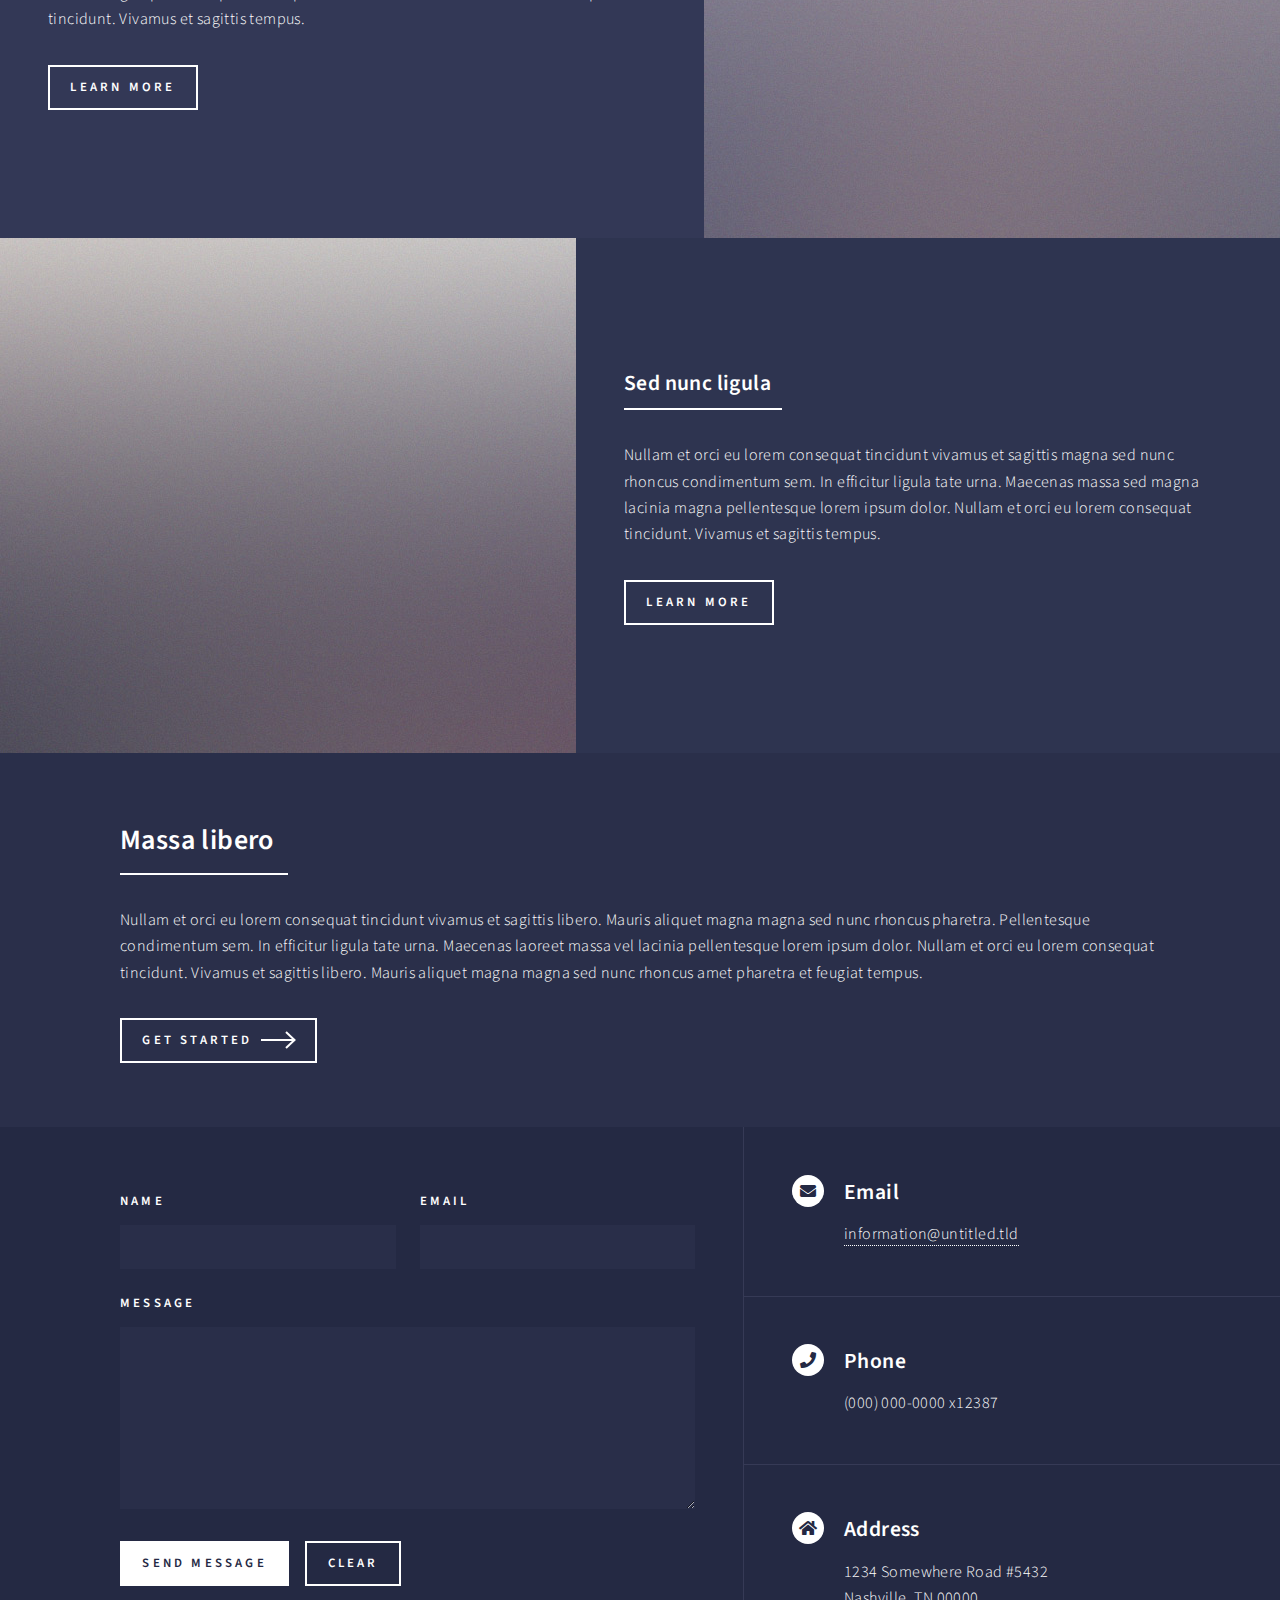
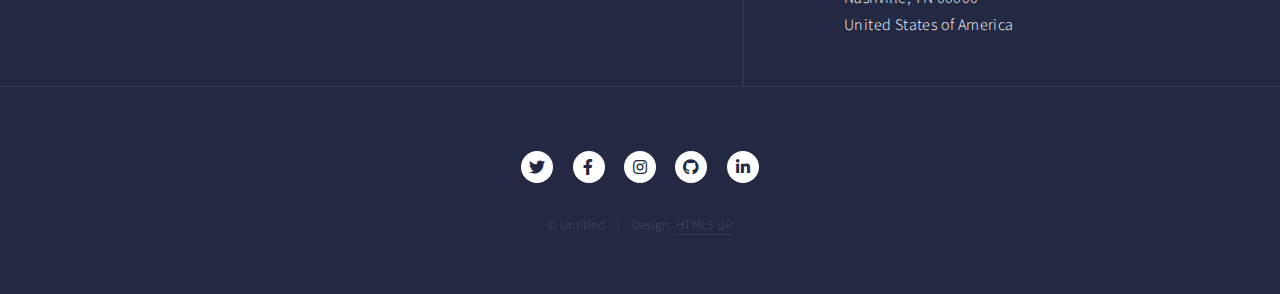
<file: landing.html>
<!DOCTYPE HTML>
<!--
	Forty by HTML5 UP
	html5up.net | @ajlkn
	Free for personal and commercial use under the CCA 3.0 license (html5up.net/license)
-->
<html>
	<head>
		<title>Landing</title>
		<meta charset="utf-8" />
		<meta name="viewport" content="width=device-width, initial-scale=1, user-scalable=no" />
		<link rel="stylesheet" href="assets/css/main.css" />
		<noscript><link rel="stylesheet" href="assets/css/noscript.css" /></noscript>
	</head>
	<body class="is-preload">

		<!-- Wrapper -->
			<div id="wrapper">

				<!-- Header -->
				<!-- Note: The "styleN" class below should match that of the banner element. -->
					<header id="header" class="alt style2">
						<!--<a href="index.html" class="logo"><strong>Forty</strong> <span>by HTML5 UP</span></a>-->
						<nav>
							<a href="#menu">Menu</a>
						</nav>
					</header>

				<!-- Menu -->
					<nav id="menu">
						<ul class="links">
							<li><a href="index.html">Home</a></li>
							<li><a href="landing.html">Landing</a></li>
							<li><a href="generic.html">Generic</a></li>
							<li><a href="elements.html">Elements</a></li>
						</ul>
						<ul class="actions stacked">
							<li><a href="#" class="button primary fit">Get Started</a></li>
							<li><a href="#" class="button fit">Log In</a></li>
						</ul>
					</nav>

				<!-- Banner -->
				<!-- Note: The "styleN" class below should match that of the header element. -->
					<section id="banner" class="style2">
						<div class="inner">
							<span class="image">
								<img src="images/pic07.jpg" alt="" />
							</span>
							<header class="major">
								<h1>Landing</h1>
							</header>
							<div class="content">
								<p>Lorem ipsum dolor sit amet nullam consequat<br />
								sed veroeros. tempus adipiscing nulla.</p>
							</div>
						</div>
					</section>

				<!-- Main -->
					<div id="main">

						<!-- One -->
							<section id="one">
								<div class="inner">
									<header class="major">
										<h2>Sed amet aliquam</h2>
									</header>
									<p>Nullam et orci eu lorem consequat tincidunt vivamus et sagittis magna sed nunc rhoncus condimentum sem. In efficitur ligula tate urna. Maecenas massa vel lacinia pellentesque lorem ipsum dolor. Nullam et orci eu lorem consequat tincidunt. Vivamus et sagittis libero. Nullam et orci eu lorem consequat tincidunt vivamus et sagittis magna sed nunc rhoncus condimentum sem. In efficitur ligula tate urna.</p>
								</div>
							</section>

						<!-- Two -->
							<section id="two" class="spotlights">
								<section>
									<a href="generic.html" class="image">
										<img src="images/pic08.jpg" alt="" data-position="center center" />
									</a>
									<div class="content">
										<div class="inner">
											<header class="major">
												<h3>Orci maecenas</h3>
											</header>
											<p>Nullam et orci eu lorem consequat tincidunt vivamus et sagittis magna sed nunc rhoncus condimentum sem. In efficitur ligula tate urna. Maecenas massa sed magna lacinia magna pellentesque lorem ipsum dolor. Nullam et orci eu lorem consequat tincidunt. Vivamus et sagittis tempus.</p>
											<ul class="actions">
												<li><a href="generic.html" class="button">Learn more</a></li>
											</ul>
										</div>
									</div>
								</section>
								<section>
									<a href="generic.html" class="image">
										<img src="images/pic09.jpg" alt="" data-position="top center" />
									</a>
									<div class="content">
										<div class="inner">
											<header class="major">
												<h3>Rhoncus magna</h3>
											</header>
											<p>Nullam et orci eu lorem consequat tincidunt vivamus et sagittis magna sed nunc rhoncus condimentum sem. In efficitur ligula tate urna. Maecenas massa sed magna lacinia magna pellentesque lorem ipsum dolor. Nullam et orci eu lorem consequat tincidunt. Vivamus et sagittis tempus.</p>
											<ul class="actions">
												<li><a href="generic.html" class="button">Learn more</a></li>
											</ul>
										</div>
									</div>
								</section>
								<section>
									<a href="generic.html" class="image">
										<img src="images/pic10.jpg" alt="" data-position="25% 25%" />
									</a>
									<div class="content">
										<div class="inner">
											<header class="major">
												<h3>Sed nunc ligula</h3>
											</header>
											<p>Nullam et orci eu lorem consequat tincidunt vivamus et sagittis magna sed nunc rhoncus condimentum sem. In efficitur ligula tate urna. Maecenas massa sed magna lacinia magna pellentesque lorem ipsum dolor. Nullam et orci eu lorem consequat tincidunt. Vivamus et sagittis tempus.</p>
											<ul class="actions">
												<li><a href="generic.html" class="button">Learn more</a></li>
											</ul>
										</div>
									</div>
								</section>
							</section>

						<!-- Three -->
							<section id="three">
								<div class="inner">
									<header class="major">
										<h2>Massa libero</h2>
									</header>
									<p>Nullam et orci eu lorem consequat tincidunt vivamus et sagittis libero. Mauris aliquet magna magna sed nunc rhoncus pharetra. Pellentesque condimentum sem. In efficitur ligula tate urna. Maecenas laoreet massa vel lacinia pellentesque lorem ipsum dolor. Nullam et orci eu lorem consequat tincidunt. Vivamus et sagittis libero. Mauris aliquet magna magna sed nunc rhoncus amet pharetra et feugiat tempus.</p>
									<ul class="actions">
										<li><a href="generic.html" class="button next">Get Started</a></li>
									</ul>
								</div>
							</section>

					</div>

				<!-- Contact -->
					<section id="contact">
						<div class="inner">
							<section>
								<form method="post" action="#">
									<div class="fields">
										<div class="field half">
											<label for="name">Name</label>
											<input type="text" name="name" id="name" />
										</div>
										<div class="field half">
											<label for="email">Email</label>
											<input type="text" name="email" id="email" />
										</div>
										<div class="field">
											<label for="message">Message</label>
											<textarea name="message" id="message" rows="6"></textarea>
										</div>
									</div>
									<ul class="actions">
										<li><input type="submit" value="Send Message" class="primary" /></li>
										<li><input type="reset" value="Clear" /></li>
									</ul>
								</form>
							</section>
							<section class="split">
								<section>
									<div class="contact-method">
										<span class="icon solid alt fa-envelope"></span>
										<h3>Email</h3>
										<a href="#">information@untitled.tld</a>
									</div>
								</section>
								<section>
									<div class="contact-method">
										<span class="icon solid alt fa-phone"></span>
										<h3>Phone</h3>
										<span>(000) 000-0000 x12387</span>
									</div>
								</section>
								<section>
									<div class="contact-method">
										<span class="icon solid alt fa-home"></span>
										<h3>Address</h3>
										<span>1234 Somewhere Road #5432<br />
										Nashville, TN 00000<br />
										United States of America</span>
									</div>
								</section>
							</section>
						</div>
					</section>

				<!-- Footer -->
					<footer id="footer">
						<div class="inner">
							<ul class="icons">
								<li><a href="#" class="icon brands alt fa-twitter"><span class="label">Twitter</span></a></li>
								<li><a href="#" class="icon brands alt fa-facebook-f"><span class="label">Facebook</span></a></li>
								<li><a href="#" class="icon brands alt fa-instagram"><span class="label">Instagram</span></a></li>
								<li><a href="#" class="icon brands alt fa-github"><span class="label">GitHub</span></a></li>
								<li><a href="#" class="icon brands alt fa-linkedin-in"><span class="label">LinkedIn</span></a></li>
							</ul>
							<ul class="copyright">
								<li>&copy; Untitled</li><li>Design: <a href="https://html5up.net">HTML5 UP</a></li>
							</ul>
						</div>
					</footer>

			</div>

		<!-- Scripts -->
			<script src="assets/js/jquery.min.js"></script>
			<script src="assets/js/jquery.scrolly.min.js"></script>
			<script src="assets/js/jquery.scrollex.min.js"></script>
			<script src="assets/js/browser.min.js"></script>
			<script src="assets/js/breakpoints.min.js"></script>
			<script src="assets/js/util.js"></script>
			<script src="assets/js/main.js"></script>

	</body>
</html>
</file>
<file: assets/css/noscript.css>
/*
	Forty by HTML5 UP
	html5up.net | @ajlkn
	Free for personal and commercial use under the CCA 3.0 license (html5up.net/license)
*/

/* Banner */

	body.is-preload #banner:after {
		opacity: 0.85;
	}

	body.is-preload #banner > .inner {
		-moz-filter: none;
		-webkit-filter: none;
		-ms-filter: none;
		filter: none;
		-moz-transform: none;
		-webkit-transform: none;
		-ms-transform: none;
		transform: none;
		opacity: 1;
	}
</file>
<file: assets/css/main.css>
@import url(fontawesome-all.min.css);
@import url("https://fonts.googleapis.com/css?family=Source+Sans+Pro:300,300italic,600,600italic");

/*
	Forty by HTML5 UP
	html5up.net | @ajlkn
	Free for personal and commercial use under the CCA 3.0 license (html5up.net/license)
*/

html, body, div, span, applet, object,
iframe, h1, h2, h3, h4, h5, h6, p, blockquote,
pre, a, abbr, acronym, address, big, cite,
code, del, dfn, em, img, ins, kbd, q, s, samp,
small, strike, strong, sub, sup, tt, var, b,
u, i, center, dl, dt, dd, ol, ul, li, fieldset,
form, label, legend, table, caption, tbody,
tfoot, thead, tr, th, td, article, aside,
canvas, details, embed, figure, figcaption,
footer, header, hgroup, menu, nav, output, ruby,
section, summary, time, mark, audio, video {
	margin: 0;
	padding: 0;
	border: 0;
	font-size: 100%;
	font: inherit;
	vertical-align: baseline;}

article, aside, details, figcaption, figure,
footer, header, hgroup, menu, nav, section {
	display: block;}

footer {
	text-align: center;
}

body {
	line-height: 1;
}

ol, ul {
	list-style: none;
}

blockquote, q {
	quotes: none;
}

	blockquote:before, blockquote:after, q:before, q:after {
		content: '';
		content: none;
	}

table {
	border-collapse: collapse;
	border-spacing: 0;
}

body {
	-webkit-text-size-adjust: none;
}

mark {
	background-color: transparent;
	color: inherit;
}

input::-moz-focus-inner {
	border: 0;
	padding: 0;
}

input, select, textarea {
	-moz-appearance: none;
	-webkit-appearance: none;
	-ms-appearance: none;
	appearance: none;
}

/* Basic */

	@-ms-viewport {
		width: device-width;
	}

	body {
		-ms-overflow-style: scrollbar;
	}

	@media screen and (max-width: 480px) {

		html, body {
			min-width: 320px;
		}

	}

	html {
		box-sizing: border-box;
	}

	*, *:before, *:after {
		box-sizing: inherit;
	}

	body {
		background: #242943;
	}

		body.is-preload *, body.is-preload *:before, body.is-preload *:after {
			-moz-animation: none !important;
			-webkit-animation: none !important;
			-ms-animation: none !important;
			animation: none !important;
			-moz-transition: none !important;
			-webkit-transition: none !important;
			-ms-transition: none !important;
			transition: none !important;
		}

/* Type */

	body, input, select, textarea {
		color: #ffffff;
		font-family: "Source Sans Pro", Helvetica, sans-serif;
		font-size: 17pt;
		font-weight: 300;
		letter-spacing: 0.025em;
		line-height: 1.65;
	}

	.inputSearch {
		background:rgb(44 44 95 / 0%) !important;
		font-size: 40pt;
		color: #ffffff !important;
		font-weight: 600;
		line-height: 1.65;
	}

	.inputSearch::placeholder {
		color: white !important;
  		opacity: 1;
	}

	#container {
		text-align: center;
	}
	
	#text {
		display: inline-block;
		vertical-align: middle;
		color: white;
		letter-spacing: 2px;
	}
	
	#cursor {
		display: inline-block;
		vertical-align: middle;
		width: 3px;
		height: 50px;
		background-color: orange;
		animation: blink .75s step-end infinite;
	}
	
	@keyframes blink {
		from, to { 
			background-color: transparent 
		}
		50% { 
			background-color: orange; 
		}
	}

	@media screen and (max-width: 1680px) {

		body, input, select, textarea {
			font-size: 14pt;
		}

	}

	@media screen and (max-width: 1280px) {

		body, input, select, textarea {
			font-size: 12pt;
		}

	}

	@media screen and (max-width: 360px) {

		body, input, select, textarea {
			font-size: 11pt;
		}

	}

	a {
		-moz-transition: color 0.2s ease-in-out, border-bottom-color 0.2s ease-in-out;
		-webkit-transition: color 0.2s ease-in-out, border-bottom-color 0.2s ease-in-out;
		-ms-transition: color 0.2s ease-in-out, border-bottom-color 0.2s ease-in-out;
		transition: color 0.2s ease-in-out, border-bottom-color 0.2s ease-in-out;
		border-bottom: dotted 1px;
		color: inherit;
		text-decoration: none;
	}

	a:hover {
		border-bottom-color: transparent;
		color: #9bf1ff !important;
	}

	a:active {
		color: #53e3fb !important;
	}

	strong, b {
		color: #ffffff;
		font-weight: 600;
	}

	em, i {
		font-style: italic;
	}

	p {
		margin: 0 0 2em 0;
	}

	h1, h2, h3, h4, h5, h6 {
		color: #ffffff;
		font-weight: 600;
		line-height: 1.65;
		margin: 0 0 1em 0;
	}

		h1 a, h2 a, h3 a, h4 a, h5 a, h6 a {
			color: inherit;
			border-bottom: 0;
		}

	h1 {
		font-size: 2.5em;
	}

	h2 {
		font-size: 1.75em;
	}

	h3 {
		font-size: 1.35em;
	}

	h4 {
		font-size: 1.1em;
	}

	h5 {
		font-size: 0.9em;
	}

	h6 {
		font-size: 0.7em;
	}

	@media screen and (max-width: 736px) {

		h1 {
			font-size: 2em;
		}

		h2 {
			font-size: 1.5em;
		}

		h3 {
			font-size: 1.25em;
		}

	}

	sub {
		font-size: 0.8em;
		position: relative;
		top: 0.5em;
	}

	sup {
		font-size: 0.8em;
		position: relative;
		top: -0.5em;
	}

	blockquote {
		border-left: solid 4px rgba(212, 212, 255, 0.1);
		font-style: italic;
		margin: 0 0 2em 0;
		padding: 0.5em 0 0.5em 2em;
	}

	code {
		background: rgba(212, 212, 255, 0.035);
		font-family: "Courier New", monospace;
		font-size: 0.9em;
		margin: 0 0.25em;
		padding: 0.25em 0.65em;
	}

	pre {
		-webkit-overflow-scrolling: touch;
		font-family: "Courier New", monospace;
		font-size: 0.9em;
		margin: 0 0 2em 0;
	}

		pre code {
			display: block;
			line-height: 1.75;
			padding: 1em 1.5em;
			overflow-x: auto;
		}

	hr {
		border: 0;
		border-bottom: solid 1px rgba(212, 212, 255, 0.1);
		margin: 2em 0;
	}

		hr.major {
			margin: 3em 0;
		}

	.align-left {
		text-align: left;
	}

	.align-center {
		text-align: center;
	}

	.align-right {
		text-align: right;
	}

/* Row */

	.row {
		display: flex;
		flex-wrap: wrap;
		box-sizing: border-box;
		align-items: stretch;
	}

		.row > * {
			box-sizing: border-box;
		}

		.row.gtr-uniform > * > :last-child {
			margin-bottom: 0;
		}

		.row.aln-left {
			justify-content: flex-start;
		}

		.row.aln-center {
			justify-content: center;
		}

		.row.aln-right {
			justify-content: flex-end;
		}

		.row.aln-top {
			align-items: flex-start;
		}

		.row.aln-middle {
			align-items: center;
		}

		.row.aln-bottom {
			align-items: flex-end;
		}

		.row > .imp {
			order: -1;
		}

		.row > .col-1 {
			width: 8.33333%;
		}

		.row > .off-1 {
			margin-left: 8.33333%;
		}

		.row > .col-2 {
			width: 16.66667%;
		}

		.row > .off-2 {
			margin-left: 16.66667%;
		}

		.row > .col-3 {
			width: 25%;
		}

		.row > .off-3 {
			margin-left: 25%;
		}

		.row > .col-4 {
			width: 33.33333%;
		}

		.row > .off-4 {
			margin-left: 33.33333%;
		}

		.row > .col-5 {
			width: 41.66667%;
		}

		.row > .off-5 {
			margin-left: 41.66667%;
		}

		.row > .col-6 {
			width: 50%;
		}

		.row > .off-6 {
			margin-left: 50%;
		}

		.row > .col-7 {
			width: 58.33333%;
		}

		.row > .off-7 {
			margin-left: 58.33333%;
		}

		.row > .col-8 {
			width: 66.66667%;
		}

		.row > .off-8 {
			margin-left: 66.66667%;
		}

		.row > .col-9 {
			width: 75%;
		}

		.row > .off-9 {
			margin-left: 75%;
		}

		.row > .col-10 {
			width: 83.33333%;
		}

		.row > .off-10 {
			margin-left: 83.33333%;
		}

		.row > .col-11 {
			width: 91.66667%;
		}

		.row > .off-11 {
			margin-left: 91.66667%;
		}

		.row > .col-12 {
			width: 100%;
		}

		.row > .off-12 {
			margin-left: 100%;
		}

		.row.gtr-0 {
			margin-top: 0;
			margin-left: 0em;
		}

			.row.gtr-0 > * {
				padding: 0 0 0 0em;
			}

			.row.gtr-0.gtr-uniform {
				margin-top: 0em;
			}

				.row.gtr-0.gtr-uniform > * {
					padding-top: 0em;
				}

		.row.gtr-25 {
			margin-top: 0;
			margin-left: -0.5em;
		}

			.row.gtr-25 > * {
				padding: 0 0 0 0.5em;
			}

			.row.gtr-25.gtr-uniform {
				margin-top: -0.5em;
			}

				.row.gtr-25.gtr-uniform > * {
					padding-top: 0.5em;
				}

		.row.gtr-50 {
			margin-top: 0;
			margin-left: -1em;
		}

			.row.gtr-50 > * {
				padding: 0 0 0 1em;
			}

			.row.gtr-50.gtr-uniform {
				margin-top: -1em;
			}

				.row.gtr-50.gtr-uniform > * {
					padding-top: 1em;
				}

		.row {
			margin-top: 0;
			margin-left: -2em;
		}

			.row > * {
				padding: 0 0 0 2em;
			}

			.row.gtr-uniform {
				margin-top: -2em;
			}

				.row.gtr-uniform > * {
					padding-top: 2em;
				}

		.row.gtr-150 {
			margin-top: 0;
			margin-left: -3em;
		}

			.row.gtr-150 > * {
				padding: 0 0 0 3em;
			}

			.row.gtr-150.gtr-uniform {
				margin-top: -3em;
			}

				.row.gtr-150.gtr-uniform > * {
					padding-top: 3em;
				}

		.row.gtr-200 {
			margin-top: 0;
			margin-left: -4em;
		}

			.row.gtr-200 > * {
				padding: 0 0 0 4em;
			}

			.row.gtr-200.gtr-uniform {
				margin-top: -4em;
			}

				.row.gtr-200.gtr-uniform > * {
					padding-top: 4em;
				}

		@media screen and (max-width: 1680px) {

			.row {
				display: flex;
				flex-wrap: wrap;
				box-sizing: border-box;
				align-items: stretch;
			}

				.row > * {
					box-sizing: border-box;
				}

				.row.gtr-uniform > * > :last-child {
					margin-bottom: 0;
				}

				.row.aln-left {
					justify-content: flex-start;
				}

				.row.aln-center {
					justify-content: center;
				}

				.row.aln-right {
					justify-content: flex-end;
				}

				.row.aln-top {
					align-items: flex-start;
				}

				.row.aln-middle {
					align-items: center;
				}

				.row.aln-bottom {
					align-items: flex-end;
				}

				.row > .imp-xlarge {
					order: -1;
				}

				.row > .col-1-xlarge {
					width: 8.33333%;
				}

				.row > .off-1-xlarge {
					margin-left: 8.33333%;
				}

				.row > .col-2-xlarge {
					width: 16.66667%;
				}

				.row > .off-2-xlarge {
					margin-left: 16.66667%;
				}

				.row > .col-3-xlarge {
					width: 25%;
				}

				.row > .off-3-xlarge {
					margin-left: 25%;
				}

				.row > .col-4-xlarge {
					width: 33.33333%;
				}

				.row > .off-4-xlarge {
					margin-left: 33.33333%;
				}

				.row > .col-5-xlarge {
					width: 41.66667%;
				}

				.row > .off-5-xlarge {
					margin-left: 41.66667%;
				}

				.row > .col-6-xlarge {
					width: 50%;
				}

				.row > .off-6-xlarge {
					margin-left: 50%;
				}

				.row > .col-7-xlarge {
					width: 58.33333%;
				}

				.row > .off-7-xlarge {
					margin-left: 58.33333%;
				}

				.row > .col-8-xlarge {
					width: 66.66667%;
				}

				.row > .off-8-xlarge {
					margin-left: 66.66667%;
				}

				.row > .col-9-xlarge {
					width: 75%;
				}

				.row > .off-9-xlarge {
					margin-left: 75%;
				}

				.row > .col-10-xlarge {
					width: 83.33333%;
				}

				.row > .off-10-xlarge {
					margin-left: 83.33333%;
				}

				.row > .col-11-xlarge {
					width: 91.66667%;
				}

				.row > .off-11-xlarge {
					margin-left: 91.66667%;
				}

				.row > .col-12-xlarge {
					width: 100%;
				}

				.row > .off-12-xlarge {
					margin-left: 100%;
				}

				.row.gtr-0 {
					margin-top: 0;
					margin-left: 0em;
				}

					.row.gtr-0 > * {
						padding: 0 0 0 0em;
					}

					.row.gtr-0.gtr-uniform {
						margin-top: 0em;
					}

						.row.gtr-0.gtr-uniform > * {
							padding-top: 0em;
						}

				.row.gtr-25 {
					margin-top: 0;
					margin-left: -0.5em;
				}

					.row.gtr-25 > * {
						padding: 0 0 0 0.5em;
					}

					.row.gtr-25.gtr-uniform {
						margin-top: -0.5em;
					}

						.row.gtr-25.gtr-uniform > * {
							padding-top: 0.5em;
						}

				.row.gtr-50 {
					margin-top: 0;
					margin-left: -1em;
				}

					.row.gtr-50 > * {
						padding: 0 0 0 1em;
					}

					.row.gtr-50.gtr-uniform {
						margin-top: -1em;
					}

						.row.gtr-50.gtr-uniform > * {
							padding-top: 1em;
						}

				.row {
					margin-top: 0;
					margin-left: -2em;
				}

					.row > * {
						padding: 0 0 0 2em;
					}

					.row.gtr-uniform {
						margin-top: -2em;
					}

						.row.gtr-uniform > * {
							padding-top: 2em;
						}

				.row.gtr-150 {
					margin-top: 0;
					margin-left: -3em;
				}

					.row.gtr-150 > * {
						padding: 0 0 0 3em;
					}

					.row.gtr-150.gtr-uniform {
						margin-top: -3em;
					}

						.row.gtr-150.gtr-uniform > * {
							padding-top: 3em;
						}

				.row.gtr-200 {
					margin-top: 0;
					margin-left: -4em;
				}

					.row.gtr-200 > * {
						padding: 0 0 0 4em;
					}

					.row.gtr-200.gtr-uniform {
						margin-top: -4em;
					}

						.row.gtr-200.gtr-uniform > * {
							padding-top: 4em;
						}

		}

		@media screen and (max-width: 1280px) {

			.row {
				display: flex;
				flex-wrap: wrap;
				box-sizing: border-box;
				align-items: stretch;
			}

				.row > * {
					box-sizing: border-box;
				}

				.row.gtr-uniform > * > :last-child {
					margin-bottom: 0;
				}

				.row.aln-left {
					justify-content: flex-start;
				}

				.row.aln-center {
					justify-content: center;
				}

				.row.aln-right {
					justify-content: flex-end;
				}

				.row.aln-top {
					align-items: flex-start;
				}

				.row.aln-middle {
					align-items: center;
				}

				.row.aln-bottom {
					align-items: flex-end;
				}

				.row > .imp-large {
					order: -1;
				}

				.row > .col-1-large {
					width: 8.33333%;
				}

				.row > .off-1-large {
					margin-left: 8.33333%;
				}

				.row > .col-2-large {
					width: 16.66667%;
				}

				.row > .off-2-large {
					margin-left: 16.66667%;
				}

				.row > .col-3-large {
					width: 25%;
				}

				.row > .off-3-large {
					margin-left: 25%;
				}

				.row > .col-4-large {
					width: 33.33333%;
				}

				.row > .off-4-large {
					margin-left: 33.33333%;
				}

				.row > .col-5-large {
					width: 41.66667%;
				}

				.row > .off-5-large {
					margin-left: 41.66667%;
				}

				.row > .col-6-large {
					width: 50%;
				}

				.row > .off-6-large {
					margin-left: 50%;
				}

				.row > .col-7-large {
					width: 58.33333%;
				}

				.row > .off-7-large {
					margin-left: 58.33333%;
				}

				.row > .col-8-large {
					width: 66.66667%;
				}

				.row > .off-8-large {
					margin-left: 66.66667%;
				}

				.row > .col-9-large {
					width: 75%;
				}

				.row > .off-9-large {
					margin-left: 75%;
				}

				.row > .col-10-large {
					width: 83.33333%;
				}

				.row > .off-10-large {
					margin-left: 83.33333%;
				}

				.row > .col-11-large {
					width: 91.66667%;
				}

				.row > .off-11-large {
					margin-left: 91.66667%;
				}

				.row > .col-12-large {
					width: 100%;
				}

				.row > .off-12-large {
					margin-left: 100%;
				}

				.row.gtr-0 {
					margin-top: 0;
					margin-left: 0em;
				}

					.row.gtr-0 > * {
						padding: 0 0 0 0em;
					}

					.row.gtr-0.gtr-uniform {
						margin-top: 0em;
					}

						.row.gtr-0.gtr-uniform > * {
							padding-top: 0em;
						}

				.row.gtr-25 {
					margin-top: 0;
					margin-left: -0.375em;
				}

					.row.gtr-25 > * {
						padding: 0 0 0 0.375em;
					}

					.row.gtr-25.gtr-uniform {
						margin-top: -0.375em;
					}

						.row.gtr-25.gtr-uniform > * {
							padding-top: 0.375em;
						}

				.row.gtr-50 {
					margin-top: 0;
					margin-left: -0.75em;
				}

					.row.gtr-50 > * {
						padding: 0 0 0 0.75em;
					}

					.row.gtr-50.gtr-uniform {
						margin-top: -0.75em;
					}

						.row.gtr-50.gtr-uniform > * {
							padding-top: 0.75em;
						}

				.row {
					margin-top: 0;
					margin-left: -1.5em;
				}

					.row > * {
						padding: 0 0 0 1.5em;
					}

					.row.gtr-uniform {
						margin-top: -1.5em;
					}

						.row.gtr-uniform > * {
							padding-top: 1.5em;
						}

				.row.gtr-150 {
					margin-top: 0;
					margin-left: -2.25em;
				}

					.row.gtr-150 > * {
						padding: 0 0 0 2.25em;
					}

					.row.gtr-150.gtr-uniform {
						margin-top: -2.25em;
					}

						.row.gtr-150.gtr-uniform > * {
							padding-top: 2.25em;
						}

				.row.gtr-200 {
					margin-top: 0;
					margin-left: -3em;
				}

					.row.gtr-200 > * {
						padding: 0 0 0 3em;
					}

					.row.gtr-200.gtr-uniform {
						margin-top: -3em;
					}

						.row.gtr-200.gtr-uniform > * {
							padding-top: 3em;
						}

		}

		@media screen and (max-width: 980px) {

			.row {
				display: flex;
				flex-wrap: wrap;
				box-sizing: border-box;
				align-items: stretch;
			}

				.row > * {
					box-sizing: border-box;
				}

				.row.gtr-uniform > * > :last-child {
					margin-bottom: 0;
				}

				.row.aln-left {
					justify-content: flex-start;
				}

				.row.aln-center {
					justify-content: center;
				}

				.row.aln-right {
					justify-content: flex-end;
				}

				.row.aln-top {
					align-items: flex-start;
				}

				.row.aln-middle {
					align-items: center;
				}

				.row.aln-bottom {
					align-items: flex-end;
				}

				.row > .imp-medium {
					order: -1;
				}

				.row > .col-1-medium {
					width: 8.33333%;
				}

				.row > .off-1-medium {
					margin-left: 8.33333%;
				}

				.row > .col-2-medium {
					width: 16.66667%;
				}

				.row > .off-2-medium {
					margin-left: 16.66667%;
				}

				.row > .col-3-medium {
					width: 25%;
				}

				.row > .off-3-medium {
					margin-left: 25%;
				}

				.row > .col-4-medium {
					width: 33.33333%;
				}

				.row > .off-4-medium {
					margin-left: 33.33333%;
				}

				.row > .col-5-medium {
					width: 41.66667%;
				}

				.row > .off-5-medium {
					margin-left: 41.66667%;
				}

				.row > .col-6-medium {
					width: 50%;
				}

				.row > .off-6-medium {
					margin-left: 50%;
				}

				.row > .col-7-medium {
					width: 58.33333%;
				}

				.row > .off-7-medium {
					margin-left: 58.33333%;
				}

				.row > .col-8-medium {
					width: 66.66667%;
				}

				.row > .off-8-medium {
					margin-left: 66.66667%;
				}

				.row > .col-9-medium {
					width: 75%;
				}

				.row > .off-9-medium {
					margin-left: 75%;
				}

				.row > .col-10-medium {
					width: 83.33333%;
				}

				.row > .off-10-medium {
					margin-left: 83.33333%;
				}

				.row > .col-11-medium {
					width: 91.66667%;
				}

				.row > .off-11-medium {
					margin-left: 91.66667%;
				}

				.row > .col-12-medium {
					width: 100%;
				}

				.row > .off-12-medium {
					margin-left: 100%;
				}

				.row.gtr-0 {
					margin-top: 0;
					margin-left: 0em;
				}

					.row.gtr-0 > * {
						padding: 0 0 0 0em;
					}

					.row.gtr-0.gtr-uniform {
						margin-top: 0em;
					}

						.row.gtr-0.gtr-uniform > * {
							padding-top: 0em;
						}

				.row.gtr-25 {
					margin-top: 0;
					margin-left: -0.375em;
				}

					.row.gtr-25 > * {
						padding: 0 0 0 0.375em;
					}

					.row.gtr-25.gtr-uniform {
						margin-top: -0.375em;
					}

						.row.gtr-25.gtr-uniform > * {
							padding-top: 0.375em;
						}

				.row.gtr-50 {
					margin-top: 0;
					margin-left: -0.75em;
				}

					.row.gtr-50 > * {
						padding: 0 0 0 0.75em;
					}

					.row.gtr-50.gtr-uniform {
						margin-top: -0.75em;
					}

						.row.gtr-50.gtr-uniform > * {
							padding-top: 0.75em;
						}

				.row {
					margin-top: 0;
					margin-left: -1.5em;
				}

					.row > * {
						padding: 0 0 0 1.5em;
					}

					.row.gtr-uniform {
						margin-top: -1.5em;
					}

						.row.gtr-uniform > * {
							padding-top: 1.5em;
						}

				.row.gtr-150 {
					margin-top: 0;
					margin-left: -2.25em;
				}

					.row.gtr-150 > * {
						padding: 0 0 0 2.25em;
					}

					.row.gtr-150.gtr-uniform {
						margin-top: -2.25em;
					}

						.row.gtr-150.gtr-uniform > * {
							padding-top: 2.25em;
						}

				.row.gtr-200 {
					margin-top: 0;
					margin-left: -3em;
				}

					.row.gtr-200 > * {
						padding: 0 0 0 3em;
					}

					.row.gtr-200.gtr-uniform {
						margin-top: -3em;
					}

						.row.gtr-200.gtr-uniform > * {
							padding-top: 3em;
						}

		}

		@media screen and (max-width: 736px) {

			.row {
				display: flex;
				flex-wrap: wrap;
				box-sizing: border-box;
				align-items: stretch;
			}

				.row > * {
					box-sizing: border-box;
				}

				.row.gtr-uniform > * > :last-child {
					margin-bottom: 0;
				}

				.row.aln-left {
					justify-content: flex-start;
				}

				.row.aln-center {
					justify-content: center;
				}

				.row.aln-right {
					justify-content: flex-end;
				}

				.row.aln-top {
					align-items: flex-start;
				}

				.row.aln-middle {
					align-items: center;
				}

				.row.aln-bottom {
					align-items: flex-end;
				}

				.row > .imp-small {
					order: -1;
				}

				.row > .col-1-small {
					width: 8.33333%;
				}

				.row > .off-1-small {
					margin-left: 8.33333%;
				}

				.row > .col-2-small {
					width: 16.66667%;
				}

				.row > .off-2-small {
					margin-left: 16.66667%;
				}

				.row > .col-3-small {
					width: 25%;
				}

				.row > .off-3-small {
					margin-left: 25%;
				}

				.row > .col-4-small {
					width: 33.33333%;
				}

				.row > .off-4-small {
					margin-left: 33.33333%;
				}

				.row > .col-5-small {
					width: 41.66667%;
				}

				.row > .off-5-small {
					margin-left: 41.66667%;
				}

				.row > .col-6-small {
					width: 50%;
				}

				.row > .off-6-small {
					margin-left: 50%;
				}

				.row > .col-7-small {
					width: 58.33333%;
				}

				.row > .off-7-small {
					margin-left: 58.33333%;
				}

				.row > .col-8-small {
					width: 66.66667%;
				}

				.row > .off-8-small {
					margin-left: 66.66667%;
				}

				.row > .col-9-small {
					width: 75%;
				}

				.row > .off-9-small {
					margin-left: 75%;
				}

				.row > .col-10-small {
					width: 83.33333%;
				}

				.row > .off-10-small {
					margin-left: 83.33333%;
				}

				.row > .col-11-small {
					width: 91.66667%;
				}

				.row > .off-11-small {
					margin-left: 91.66667%;
				}

				.row > .col-12-small {
					width: 100%;
				}

				.row > .off-12-small {
					margin-left: 100%;
				}

				.row.gtr-0 {
					margin-top: 0;
					margin-left: 0em;
				}

					.row.gtr-0 > * {
						padding: 0 0 0 0em;
					}

					.row.gtr-0.gtr-uniform {
						margin-top: 0em;
					}

						.row.gtr-0.gtr-uniform > * {
							padding-top: 0em;
						}

				.row.gtr-25 {
					margin-top: 0;
					margin-left: -0.3125em;
				}

					.row.gtr-25 > * {
						padding: 0 0 0 0.3125em;
					}

					.row.gtr-25.gtr-uniform {
						margin-top: -0.3125em;
					}

						.row.gtr-25.gtr-uniform > * {
							padding-top: 0.3125em;
						}

				.row.gtr-50 {
					margin-top: 0;
					margin-left: -0.625em;
				}

					.row.gtr-50 > * {
						padding: 0 0 0 0.625em;
					}

					.row.gtr-50.gtr-uniform {
						margin-top: -0.625em;
					}

						.row.gtr-50.gtr-uniform > * {
							padding-top: 0.625em;
						}

				.row {
					margin-top: 0;
					margin-left: -1.25em;
				}

					.row > * {
						padding: 0 0 0 1.25em;
					}

					.row.gtr-uniform {
						margin-top: -1.25em;
					}

						.row.gtr-uniform > * {
							padding-top: 1.25em;
						}

				.row.gtr-150 {
					margin-top: 0;
					margin-left: -1.875em;
				}

					.row.gtr-150 > * {
						padding: 0 0 0 1.875em;
					}

					.row.gtr-150.gtr-uniform {
						margin-top: -1.875em;
					}

						.row.gtr-150.gtr-uniform > * {
							padding-top: 1.875em;
						}

				.row.gtr-200 {
					margin-top: 0;
					margin-left: -2.5em;
				}

					.row.gtr-200 > * {
						padding: 0 0 0 2.5em;
					}

					.row.gtr-200.gtr-uniform {
						margin-top: -2.5em;
					}

						.row.gtr-200.gtr-uniform > * {
							padding-top: 2.5em;
						}

		}

		@media screen and (max-width: 480px) {

			.row {
				display: flex;
				flex-wrap: wrap;
				box-sizing: border-box;
				align-items: stretch;
			}

				.row > * {
					box-sizing: border-box;
				}

				.row.gtr-uniform > * > :last-child {
					margin-bottom: 0;
				}

				.row.aln-left {
					justify-content: flex-start;
				}

				.row.aln-center {
					justify-content: center;
				}

				.row.aln-right {
					justify-content: flex-end;
				}

				.row.aln-top {
					align-items: flex-start;
				}

				.row.aln-middle {
					align-items: center;
				}

				.row.aln-bottom {
					align-items: flex-end;
				}

				.row > .imp-xsmall {
					order: -1;
				}

				.row > .col-1-xsmall {
					width: 8.33333%;
				}

				.row > .off-1-xsmall {
					margin-left: 8.33333%;
				}

				.row > .col-2-xsmall {
					width: 16.66667%;
				}

				.row > .off-2-xsmall {
					margin-left: 16.66667%;
				}

				.row > .col-3-xsmall {
					width: 25%;
				}

				.row > .off-3-xsmall {
					margin-left: 25%;
				}

				.row > .col-4-xsmall {
					width: 33.33333%;
				}

				.row > .off-4-xsmall {
					margin-left: 33.33333%;
				}

				.row > .col-5-xsmall {
					width: 41.66667%;
				}

				.row > .off-5-xsmall {
					margin-left: 41.66667%;
				}

				.row > .col-6-xsmall {
					width: 50%;
				}

				.row > .off-6-xsmall {
					margin-left: 50%;
				}

				.row > .col-7-xsmall {
					width: 58.33333%;
				}

				.row > .off-7-xsmall {
					margin-left: 58.33333%;
				}

				.row > .col-8-xsmall {
					width: 66.66667%;
				}

				.row > .off-8-xsmall {
					margin-left: 66.66667%;
				}

				.row > .col-9-xsmall {
					width: 75%;
				}

				.row > .off-9-xsmall {
					margin-left: 75%;
				}

				.row > .col-10-xsmall {
					width: 83.33333%;
				}

				.row > .off-10-xsmall {
					margin-left: 83.33333%;
				}

				.row > .col-11-xsmall {
					width: 91.66667%;
				}

				.row > .off-11-xsmall {
					margin-left: 91.66667%;
				}

				.row > .col-12-xsmall {
					width: 100%;
				}

				.row > .off-12-xsmall {
					margin-left: 100%;
				}

				.row.gtr-0 {
					margin-top: 0;
					margin-left: 0em;
				}

					.row.gtr-0 > * {
						padding: 0 0 0 0em;
					}

					.row.gtr-0.gtr-uniform {
						margin-top: 0em;
					}

						.row.gtr-0.gtr-uniform > * {
							padding-top: 0em;
						}

				.row.gtr-25 {
					margin-top: 0;
					margin-left: -0.3125em;
				}

					.row.gtr-25 > * {
						padding: 0 0 0 0.3125em;
					}

					.row.gtr-25.gtr-uniform {
						margin-top: -0.3125em;
					}

						.row.gtr-25.gtr-uniform > * {
							padding-top: 0.3125em;
						}

				.row.gtr-50 {
					margin-top: 0;
					margin-left: -0.625em;
				}

					.row.gtr-50 > * {
						padding: 0 0 0 0.625em;
					}

					.row.gtr-50.gtr-uniform {
						margin-top: -0.625em;
					}

						.row.gtr-50.gtr-uniform > * {
							padding-top: 0.625em;
						}

				.row {
					margin-top: 0;
					margin-left: -1.25em;
				}

					.row > * {
						padding: 0 0 0 1.25em;
					}

					.row.gtr-uniform {
						margin-top: -1.25em;
					}

						.row.gtr-uniform > * {
							padding-top: 1.25em;
						}

				.row.gtr-150 {
					margin-top: 0;
					margin-left: -1.875em;
				}

					.row.gtr-150 > * {
						padding: 0 0 0 1.875em;
					}

					.row.gtr-150.gtr-uniform {
						margin-top: -1.875em;
					}

						.row.gtr-150.gtr-uniform > * {
							padding-top: 1.875em;
						}

				.row.gtr-200 {
					margin-top: 0;
					margin-left: -2.5em;
				}

					.row.gtr-200 > * {
						padding: 0 0 0 2.5em;
					}

					.row.gtr-200.gtr-uniform {
						margin-top: -2.5em;
					}

						.row.gtr-200.gtr-uniform > * {
							padding-top: 2.5em;
						}

		}

/* Section/Article */

	section.special, article.special {
		text-align: center;
	}

	header.major {
		width: -moz-max-content;
		width: -webkit-max-content;
		width: -ms-max-content;
		width: max-content;
		margin-bottom: 2em;
	}

		header.major > :first-child {
			margin-bottom: 0;
			width: calc(100% + 0.5em);
		}

			header.major > :first-child:after {
				content: '';
				background-color: #ffffff;
				display: block;
				height: 2px;
				margin: 0.325em 0 0.5em 0;
				width: 100%;
			}

		header.major > p {
			font-size: 0.7em;
			font-weight: 600;
			letter-spacing: 0.25em;
			margin-bottom: 0;
			text-transform: uppercase;
		}

		body.is-ie header.major > :first-child:after {
			max-width: 9em;
		}

		body.is-ie header.major > h1:after {
			max-width: 100% !important;
		}

	@media screen and (max-width: 736px) {

		header.major > p br {
			display: none;
		}

	}

/* Form */

	form {
		margin: 0 0 2em 0;
	}

		form > :last-child {
			margin-bottom: 0;
		}

		form > .fields {
			display: -moz-flex;
			display: -webkit-flex;
			display: -ms-flex;
			display: flex;
			-moz-flex-wrap: wrap;
			-webkit-flex-wrap: wrap;
			-ms-flex-wrap: wrap;
			flex-wrap: wrap;
			width: calc(100% + 3em);
			margin: -1.5em 0 2em -1.5em;
		}

			form > .fields > .field {
				-moz-flex-grow: 0;
				-webkit-flex-grow: 0;
				-ms-flex-grow: 0;
				flex-grow: 0;
				-moz-flex-shrink: 0;
				-webkit-flex-shrink: 0;
				-ms-flex-shrink: 0;
				flex-shrink: 0;
				padding: 1.5em 0 0 1.5em;
				width: calc(100% - 1.5em);
			}

				form > .fields > .field.half {
					width: calc(50% - 0.75em);
				}

				form > .fields > .field.third {
					width: calc(100%/3 - 0.5em);
				}

				form > .fields > .field.quarter {
					width: calc(25% - 0.375em);
				}

		@media screen and (max-width: 480px) {

			form > .fields {
				width: calc(100% + 3em);
				margin: -1.5em 0 2em -1.5em;
			}

				form > .fields > .field {
					padding: 1.5em 0 0 1.5em;
					width: calc(100% - 1.5em);
				}

					form > .fields > .field.half {
						width: calc(100% - 1.5em);
					}

					form > .fields > .field.third {
						width: calc(100% - 1.5em);
					}

					form > .fields > .field.quarter {
						width: calc(100% - 1.5em);
					}

		}

	label {
		color: #ffffff;
		display: block;
		font-size: 0.8em;
		font-weight: 600;
		letter-spacing: 0.25em;
		margin: 0 0 1em 0;
		text-transform: uppercase;
	}

	input[type="text"],
	input[type="password"],
	input[type="email"],
	input[type="tel"],
	input[type="search"],
	input[type="url"],
	select,
	textarea {
		-moz-appearance: none;
		-webkit-appearance: none;
		-ms-appearance: none;
		appearance: none;
		background: rgba(212, 212, 255, 0.035);
		border: none;
		border-radius: 0;
		color: inherit;
		display: block;
		outline: 0;
		padding: 0 1em;
		text-decoration: none;
		width: 100%;
	}

		input[type="text"]:invalid,
		input[type="password"]:invalid,
		input[type="email"]:invalid,
		input[type="tel"]:invalid,
		input[type="search"]:invalid,
		input[type="url"]:invalid,
		select:invalid,
		textarea:invalid {
			box-shadow: none;
		}

		input[type="text"]:focus,
		input[type="password"]:focus,
		input[type="email"]:focus,
		input[type="tel"]:focus,
		input[type="search"]:focus,
		input[type="url"]:focus,
		select:focus,
		textarea:focus {
			border-color: #9bf1ff;
			box-shadow: 0 0 0 2px #9bf1ff;
		}

	select {
		background-image: url("data:image/svg+xml;charset=utf8,%3Csvg xmlns='http://www.w3.org/2000/svg' width='40' height='40' preserveAspectRatio='none' viewBox='0 0 40 40'%3E%3Cpath d='M9.4,12.3l10.4,10.4l10.4-10.4c0.2-0.2,0.5-0.4,0.9-0.4c0.3,0,0.6,0.1,0.9,0.4l3.3,3.3c0.2,0.2,0.4,0.5,0.4,0.9 c0,0.4-0.1,0.6-0.4,0.9L20.7,31.9c-0.2,0.2-0.5,0.4-0.9,0.4c-0.3,0-0.6-0.1-0.9-0.4L4.3,17.3c-0.2-0.2-0.4-0.5-0.4-0.9 c0-0.4,0.1-0.6,0.4-0.9l3.3-3.3c0.2-0.2,0.5-0.4,0.9-0.4S9.1,12.1,9.4,12.3z' fill='rgba(212, 212, 255, 0.1)' /%3E%3C/svg%3E");
		background-size: 1.25rem;
		background-repeat: no-repeat;
		background-position: calc(100% - 1rem) center;
		height: 2.75em;
		padding-right: 2.75em;
		text-overflow: ellipsis;
	}

		select option {
			color: #ffffff;
			background: #242943;
		}

		select:focus::-ms-value {
			background-color: transparent;
		}

		select::-ms-expand {
			display: none;
		}

	input[type="text"],
	input[type="password"],
	input[type="email"],
	input[type="tel"],
	input[type="search"],
	input[type="url"],
	select {
		height: 2.75em;
	}

	textarea {
		padding: 0.75em 1em;
	}

	input[type="checkbox"],
	input[type="radio"] {
		-moz-appearance: none;
		-webkit-appearance: none;
		-ms-appearance: none;
		appearance: none;
		display: block;
		float: left;
		margin-right: -2em;
		opacity: 0;
		width: 1em;
		z-index: -1;
	}

		input[type="checkbox"] + label,
		input[type="radio"] + label {
			text-decoration: none;
			color: #ffffff;
			cursor: pointer;
			display: inline-block;
			font-weight: 300;
			padding-left: 2.65em;
			padding-right: 0.75em;
			position: relative;
		}

			input[type="checkbox"] + label:before,
			input[type="radio"] + label:before {
				-moz-osx-font-smoothing: grayscale;
				-webkit-font-smoothing: antialiased;
				display: inline-block;
				font-style: normal;
				font-variant: normal;
				text-rendering: auto;
				line-height: 1;
				text-transform: none !important;
				font-family: 'Font Awesome 5 Free';
				font-weight: 900;
			}

			input[type="checkbox"] + label:before,
			input[type="radio"] + label:before {
				background: rgba(212, 212, 255, 0.035);
				content: '';
				display: inline-block;
				font-size: 0.8em;
				height: 2.0625em;
				left: 0;
				letter-spacing: 0;
				line-height: 2.0625em;
				position: absolute;
				text-align: center;
				top: 0;
				width: 2.0625em;
			}

		input[type="checkbox"]:checked + label:before,
		input[type="radio"]:checked + label:before {
			background: #ffffff;
			border-color: #9bf1ff;
			content: '\f00c';
			color: #242943;
		}

		input[type="checkbox"]:focus + label:before,
		input[type="radio"]:focus + label:before {
			box-shadow: 0 0 0 2px #9bf1ff;
		}

	input[type="radio"] + label:before {
		border-radius: 100%;
	}

	::-webkit-input-placeholder {
		color: rgba(244, 244, 255, 0.2) !important;
		opacity: 1.0;
	}

	:-moz-placeholder {
		color: rgba(244, 244, 255, 0.2) !important;
		opacity: 1.0;
	}

	::-moz-placeholder {
		color: rgba(244, 244, 255, 0.2) !important;
		opacity: 1.0;
	}

	:-ms-input-placeholder {
		color: rgba(244, 244, 255, 0.2) !important;
		opacity: 1.0;
	}

/* Box */

	.box {
		border: solid 1px rgba(212, 212, 255, 0.1);
		margin-bottom: 2em;
		padding: 1.5em;
	}

		.box > :last-child,
		.box > :last-child > :last-child,
		.box > :last-child > :last-child > :last-child {
			margin-bottom: 0;
		}

		.box.alt {
			border: 0;
			border-radius: 0;
			padding: 0;
		}

/* Icon */

	.icon {
		text-decoration: none;
		border-bottom: none;
		position: relative;
	}

		.icon:before {
			-moz-osx-font-smoothing: grayscale;
			-webkit-font-smoothing: antialiased;
			display: inline-block;
			font-style: normal;
			font-variant: normal;
			text-rendering: auto;
			line-height: 1;
			text-transform: none !important;
			font-family: 'Font Awesome 5 Free';
			font-weight: 400;
		}

		.icon > .label {
			display: none;
		}

		.icon:before {
			line-height: inherit;
		}

		.icon.solid:before {
			font-weight: 900;
		}

		.icon.brands:before {
			font-family: 'Font Awesome 5 Brands';
		}

		.icon.alt:before {
			background-color: #ffffff;
			border-radius: 100%;
			color: #242943;
			display: inline-block;
			height: 2em;
			line-height: 2em;
			text-align: center;
			width: 2em;
		}

	a.icon.alt:before {
		-moz-transition: background-color 0.2s ease-in-out;
		-webkit-transition: background-color 0.2s ease-in-out;
		-ms-transition: background-color 0.2s ease-in-out;
		transition: background-color 0.2s ease-in-out;
	}

	a.icon.alt:hover:before {
		background-color: #6fc3df;
	}

	a.icon.alt:active:before {
		background-color: #37a6cb;
	}

/* Image */

	.image {
		border: 0;
		display: inline-block;
		position: relative;
	}

	.image img {
		display: block;
	}

	.image.left, .image.right {
		max-width: 30%;
	}

		.image.left img, .image.right img {
			width: 100%;
		}

	.image.left {
		float: left;
		margin: 0 1.5em 1.25em 0;
		top: 0.25em;
	}

	.image.right {
		float: right;
		margin: 0 0 1.25em 1.5em;
		top: 0.25em;
	}

	.image.fit {
		display: block;
		margin: 0 0 2em 0;
		width: 100%;
	}

		.image.fit img {
			width: 100%;
		}

	.image.main {
		display: block;
		margin: 2.5em 0;
		width: 100%;
	}

	.image.main img {
		width: 100%;
	}

	.center {
		display: block;
		margin-left: auto;
		margin-right: auto;
		width: 50%;
	}

	@media screen and (max-width: 736px) {

		.image.main {
			margin: 1.5em 0;
		}

	}

/* List */

	ol {
		list-style: decimal;
		margin: 0 0 2em 0;
		padding-left: 1.25em;
	}

		ol li {
			padding-left: 0.25em;
		}

	ul {
		list-style: disc;
		margin: 0 0 2em 0;
		padding-left: 1em;
	}

		ul li {
			padding-left: 0.5em;
		}

		ul.alt {
			list-style: none;
			padding-left: 0;
		}

			ul.alt li {
				border-top: solid 1px rgba(212, 212, 255, 0.1);
				padding: 0.5em 0;
			}

				ul.alt li:first-child {
					border-top: 0;
					padding-top: 0;
				}

	dl {
		margin: 0 0 2em 0;
	}

		dl dt {
			display: block;
			font-weight: 600;
			margin: 0 0 1em 0;
		}

		dl dd {
			margin-left: 2em;
		}

/* Actions */

	ul.actions {
		display: -moz-flex;
		display: -webkit-flex;
		display: -ms-flex;
		display: flex;
		cursor: default;
		list-style: none;
		margin-left: -1em;
		padding-left: 0;
	}

		ul.actions li {
			padding: 0 0 0 1em;
			vertical-align: middle;
		}

		ul.actions.special {
			-moz-justify-content: center;
			-webkit-justify-content: center;
			-ms-justify-content: center;
			justify-content: center;
			width: 100%;
			margin-left: 0;
		}

			ul.actions.special li:first-child {
				padding-left: 0;
			}

		ul.actions.stacked {
			-moz-flex-direction: column;
			-webkit-flex-direction: column;
			-ms-flex-direction: column;
			flex-direction: column;
			margin-left: 0;
		}

			ul.actions.stacked li {
				padding: 1.3em 0 0 0;
			}

				ul.actions.stacked li:first-child {
					padding-top: 0;
				}

		ul.actions.fit {
			width: calc(100% + 1em);
		}

			ul.actions.fit li {
				-moz-flex-grow: 1;
				-webkit-flex-grow: 1;
				-ms-flex-grow: 1;
				flex-grow: 1;
				-moz-flex-shrink: 1;
				-webkit-flex-shrink: 1;
				-ms-flex-shrink: 1;
				flex-shrink: 1;
				width: 100%;
			}

				ul.actions.fit li > * {
					width: 100%;
				}

			ul.actions.fit.stacked {
				width: 100%;
			}

/* Icons */

	ul.icons {
		cursor: default;
		list-style: none;
		padding-left: 0;
	}

		ul.icons li {
			display: inline-block;
			padding: 0 1em 0 0;
		}

			ul.icons li:last-child {
				padding-right: 0;
			}

		@media screen and (max-width: 736px) {

			ul.icons li {
				padding: 0 0.75em 0 0;
			}

		}

/* Pagination */

	ul.pagination {
		cursor: default;
		list-style: none;
		padding-left: 0;
	}

		ul.pagination li {
			display: inline-block;
			padding-left: 0;
			vertical-align: middle;
		}

			ul.pagination li > .page {
				-moz-transition: background-color 0.2s ease-in-out, color 0.2s ease-in-out;
				-webkit-transition: background-color 0.2s ease-in-out, color 0.2s ease-in-out;
				-ms-transition: background-color 0.2s ease-in-out, color 0.2s ease-in-out;
				transition: background-color 0.2s ease-in-out, color 0.2s ease-in-out;
				border-bottom: 0;
				display: inline-block;
				font-size: 0.8em;
				font-weight: 600;
				height: 1.5em;
				line-height: 1.5em;
				margin: 0 0.125em;
				min-width: 1.5em;
				padding: 0 0.5em;
				text-align: center;
			}

				ul.pagination li > .page.active {
					background-color: #ffffff;
					color: #242943;
				}

					ul.pagination li > .page.active:hover {
						background-color: #9bf1ff;
						color: #242943 !important;
					}

					ul.pagination li > .page.active:active {
						background-color: #53e3fb;
					}

			ul.pagination li:first-child {
				padding-right: 0.75em;
			}

			ul.pagination li:last-child {
				padding-left: 0.75em;
			}

		@media screen and (max-width: 480px) {

			ul.pagination li:nth-child(n+2):nth-last-child(n+2) {
				display: none;
			}

			ul.pagination li:first-child {
				padding-right: 0;
			}

		}

/* Table */

	.table-wrapper {
		-webkit-overflow-scrolling: touch;
		overflow-x: auto;
	}

	table {
		margin: 0 0 2em 0;
		width: 100%;
	}

		table tbody tr {
			border: solid 1px rgba(212, 212, 255, 0.1);
			border-left: 0;
			border-right: 0;
		}

			table tbody tr:nth-child(2n + 1) {
				background-color: rgba(212, 212, 255, 0.035);
			}

		table td {
			padding: 0.75em 0.75em;
		}

		table th {
			color: #ffffff;
			font-size: 0.9em;
			font-weight: 600;
			padding: 0 0.75em 0.75em 0.75em;
			text-align: left;
		}

		table thead {
			border-bottom: solid 2px rgba(212, 212, 255, 0.1);
		}

		table tfoot {
			border-top: solid 2px rgba(212, 212, 255, 0.1);
		}

		table.alt {
			border-collapse: separate;
		}

			table.alt tbody tr td {
				border: solid 1px rgba(212, 212, 255, 0.1);
				border-left-width: 0;
				border-top-width: 0;
			}

				table.alt tbody tr td:first-child {
					border-left-width: 1px;
				}

			table.alt tbody tr:first-child td {
				border-top-width: 1px;
			}

			table.alt thead {
				border-bottom: 0;
			}

			table.alt tfoot {
				border-top: 0;
			}

/* Button */

	input[type="submit"],
	input[type="reset"],
	input[type="button"],
	button,
	.button {
		-moz-appearance: none;
		-webkit-appearance: none;
		-ms-appearance: none;
		appearance: none;
		-moz-transition: background-color 0.2s ease-in-out, box-shadow 0.2s ease-in-out, color 0.2s ease-in-out;
		-webkit-transition: background-color 0.2s ease-in-out, box-shadow 0.2s ease-in-out, color 0.2s ease-in-out;
		-ms-transition: background-color 0.2s ease-in-out, box-shadow 0.2s ease-in-out, color 0.2s ease-in-out;
		transition: background-color 0.2s ease-in-out, box-shadow 0.2s ease-in-out, color 0.2s ease-in-out;
		background-color: transparent;
		border: 0;
		border-radius: 0;
		box-shadow: inset 0 0 0 2px #ffffff;
		color: #ffffff;
		cursor: pointer;
		display: inline-block;
		font-size: 0.8em;
		font-weight: 600;
		height: 3.5em;
		letter-spacing: 0.25em;
		line-height: 3.5em;
		padding: 0 1.75em;
		text-align: center;
		text-decoration: none;
		text-transform: uppercase;
		white-space: nowrap;
	}

		input[type="submit"]:hover, input[type="submit"]:active,
		input[type="reset"]:hover,
		input[type="reset"]:active,
		input[type="button"]:hover,
		input[type="button"]:active,
		button:hover,
		button:active,
		.button:hover,
		.button:active {
			box-shadow: inset 0 0 0 2px #9bf1ff;
			color: #9bf1ff;
		}

		input[type="submit"]:active,
		input[type="reset"]:active,
		input[type="button"]:active,
		button:active,
		.button:active {
			background-color: rgba(155, 241, 255, 0.1);
			box-shadow: inset 0 0 0 2px #53e3fb;
			color: #53e3fb;
		}

		input[type="submit"].icon:before,
		input[type="reset"].icon:before,
		input[type="button"].icon:before,
		button.icon:before,
		.button.icon:before {
			margin-right: 0.5em;
		}

		input[type="submit"].fit,
		input[type="reset"].fit,
		input[type="button"].fit,
		button.fit,
		.button.fit {
			width: 100%;
		}

		input[type="submit"].small,
		input[type="reset"].small,
		input[type="button"].small,
		button.small,
		.button.small {
			font-size: 0.6em;
		}

		input[type="submit"].large,
		input[type="reset"].large,
		input[type="button"].large,
		button.large,
		.button.large {
			font-size: 1.25em;
			height: 3em;
			line-height: 3em;
		}

		input[type="submit"].next,
		input[type="reset"].next,
		input[type="button"].next,
		button.next,
		.button.next {
			padding-right: 4.5em;
			position: relative;
		}

			input[type="submit"].next:before, input[type="submit"].next:after,
			input[type="reset"].next:before,
			input[type="reset"].next:after,
			input[type="button"].next:before,
			input[type="button"].next:after,
			button.next:before,
			button.next:after,
			.button.next:before,
			.button.next:after {
				-moz-transition: opacity 0.2s ease-in-out;
				-webkit-transition: opacity 0.2s ease-in-out;
				-ms-transition: opacity 0.2s ease-in-out;
				transition: opacity 0.2s ease-in-out;
				background-position: center right;
				background-repeat: no-repeat;
				background-size: 36px 24px;
				content: '';
				display: block;
				height: 100%;
				position: absolute;
				right: 1.5em;
				top: 0;
				vertical-align: middle;
				width: 36px;
			}

			input[type="submit"].next:before,
			input[type="reset"].next:before,
			input[type="button"].next:before,
			button.next:before,
			.button.next:before {
				background-image: url("data:image/svg+xml;charset=utf8,%3Csvg xmlns='http://www.w3.org/2000/svg' xmlns:xlink='http://www.w3.org/1999/xlink' width='36px' height='24px' viewBox='0 0 36 24' zoomAndPan='disable'%3E%3Cstyle%3Eline %7B stroke: %23ffffff%3B stroke-width: 2px%3B %7D%3C/style%3E%3Cline x1='0' y1='12' x2='34' y2='12' /%3E%3Cline x1='25' y1='4' x2='34' y2='12.5' /%3E%3Cline x1='25' y1='20' x2='34' y2='11.5' /%3E%3C/svg%3E");
			}

			input[type="submit"].next:after,
			input[type="reset"].next:after,
			input[type="button"].next:after,
			button.next:after,
			.button.next:after {
				background-image: url("data:image/svg+xml;charset=utf8,%3Csvg xmlns='http://www.w3.org/2000/svg' xmlns:xlink='http://www.w3.org/1999/xlink' width='36px' height='24px' viewBox='0 0 36 24' zoomAndPan='disable'%3E%3Cstyle%3Eline %7B stroke: %239bf1ff%3B stroke-width: 2px%3B %7D%3C/style%3E%3Cline x1='0' y1='12' x2='34' y2='12' /%3E%3Cline x1='25' y1='4' x2='34' y2='12.5' /%3E%3Cline x1='25' y1='20' x2='34' y2='11.5' /%3E%3C/svg%3E");
				opacity: 0;
				z-index: 1;
			}

			input[type="submit"].next:hover:after, input[type="submit"].next:active:after,
			input[type="reset"].next:hover:after,
			input[type="reset"].next:active:after,
			input[type="button"].next:hover:after,
			input[type="button"].next:active:after,
			button.next:hover:after,
			button.next:active:after,
			.button.next:hover:after,
			.button.next:active:after {
				opacity: 1;
			}

			@media screen and (max-width: 1280px) {

				input[type="submit"].next,
				input[type="reset"].next,
				input[type="button"].next,
				button.next,
				.button.next {
					padding-right: 5em;
				}

			}

		input[type="submit"].primary,
		input[type="reset"].primary,
		input[type="button"].primary,
		button.primary,
		.button.primary {
			background-color: #ffffff;
			box-shadow: none;
			color: #242943;
		}

			input[type="submit"].primary:hover, input[type="submit"].primary:active,
			input[type="reset"].primary:hover,
			input[type="reset"].primary:active,
			input[type="button"].primary:hover,
			input[type="button"].primary:active,
			button.primary:hover,
			button.primary:active,
			.button.primary:hover,
			.button.primary:active {
				background-color: #9bf1ff;
				color: #242943 !important;
			}

			input[type="submit"].primary:active,
			input[type="reset"].primary:active,
			input[type="button"].primary:active,
			button.primary:active,
			.button.primary:active {
				background-color: #53e3fb;
			}

		input[type="submit"].disabled, input[type="submit"]:disabled,
		input[type="reset"].disabled,
		input[type="reset"]:disabled,
		input[type="button"].disabled,
		input[type="button"]:disabled,
		button.disabled,
		button:disabled,
		.button.disabled,
		.button:disabled {
			pointer-events: none;
			cursor: default;
			opacity: 0.25;
		}

/* Tiles */

	.tiles {
		display: -moz-flex;
		display: -webkit-flex;
		display: -ms-flex;
		display: flex;
		-moz-flex-wrap: wrap;
		-webkit-flex-wrap: wrap;
		-ms-flex-wrap: wrap;
		flex-wrap: wrap;
		border-top: 0 !important;
	}

		.tiles + * {
			border-top: 0 !important;
		}

		.tiles article {
			-moz-align-items: center;
			-webkit-align-items: center;
			-ms-align-items: center;
			align-items: center;
			display: -moz-flex;
			display: -webkit-flex;
			display: -ms-flex;
			display: flex;
			-moz-transition: -moz-transform 0.25s ease, opacity 0.25s ease, -moz-filter 1s ease, -webkit-filter 1s ease;
			-webkit-transition: -webkit-transform 0.25s ease, opacity 0.25s ease, -webkit-filter 1s ease, -webkit-filter 1s ease;
			-ms-transition: -ms-transform 0.25s ease, opacity 0.25s ease, -ms-filter 1s ease, -webkit-filter 1s ease;
			transition: transform 0.25s ease, opacity 0.25s ease, filter 1s ease, -webkit-filter 1s ease;
			padding: 4em 4em 2em 4em ;
			background-position: center;
			background-repeat: no-repeat;
			background-size: cover;
			cursor: default;
			height: 40vh;
			max-height: 40em;
			min-height: 23em;
			overflow: hidden;
			position: relative;
			width: 40%;
		}

			.tiles article .image {
				display: none;
			}

			.tiles article header {
				position: relative;
				z-index: 3;
			}

			.tiles article h3 {
				font-size: 1.75em;
			}

				.tiles article h3 a:hover {
					color: inherit !important;
				}

			.tiles article .link.primary {
				border: 0;
				height: 100%;
				left: 0;
				position: absolute;
				top: 0;
				width: 100%;
				z-index: 4;
			}

			.tiles article:before {
				-moz-transition: opacity 0.5s ease;
				-webkit-transition: opacity 0.5s ease;
				-ms-transition: opacity 0.5s ease;
				transition: opacity 0.5s ease;
				bottom: 0;
				content: '';
				display: block;
				height: 100%;
				left: 0;
				opacity: 0.85;
				position: absolute;
				width: 100%;
				z-index: 2;
			}

			.tiles article:after {
				background-color: rgba(36, 41, 67, 0.25);
				content: '';
				display: block;
				height: 100%;
				left: 0;
				position: absolute;
				top: 0;
				width: 100%;
				z-index: 1;
			}

			.tiles article:hover:before {
				opacity: 0;
			}

			.tiles article.is-transitioning {
				-moz-transform: scale(0.95);
				-webkit-transform: scale(0.95);
				-ms-transform: scale(0.95);
				transform: scale(0.95);
				-moz-filter: blur(0.5em);
				-webkit-filter: blur(0.5em);
				-ms-filter: blur(0.5em);
				filter: blur(0.5em);
				opacity: 0;
			}

			.tiles article:nth-child(4n - 1), .tiles article:nth-child(4n - 2) {
				width: 60%;
			}

			.tiles article:nth-child(6n - 5):before {
				background-color: #6fc3df;
			}

			.tiles article:nth-child(6n - 4):before {
				background-color: #8d82c4;
			}

			.tiles article:nth-child(6n - 3):before {
				background-color: #ec8d81;
			}

			.tiles article:nth-child(6n - 2):before {
				background-color: #e7b788;
			}

			.tiles article:nth-child(6n - 1):before {
				background-color: #8ea9e8;
			}

			.tiles article:nth-child(6n):before {
				background-color: #87c5a4;
			}

		@media screen and (max-width: 1280px) {

			.tiles article {
				padding: 4em 3em 2em 3em ;
				height: 30vh;
				max-height: 30em;
				min-height: 20em;
			}

		}

		@media screen and (max-width: 980px) {

			.tiles article {
				width: 50% !important;
			}

		}

		@media screen and (max-width: 736px) {

			.tiles article {
				padding: 3em 1.5em 1em 1.5em ;
				height: 16em;
				max-height: none;
				min-height: 0;
			}

				.tiles article h3 {
					font-size: 1.5em;
				}

		}

		@media screen and (max-width: 480px) {

			.tiles {
				display: block;
			}

				.tiles article {
					height: 20em;
					width: 100% !important;
				}

		}

/* Contact Method */

	.contact-method {
		margin: 0 0 2em 0;
		padding-left: 3.25em;
		position: relative;
	}

		.contact-method .icon {
			left: 0;
			position: absolute;
			top: 0;
		}

		.contact-method h3 {
			margin: 0 0 0.5em 0;
		}

/* Spotlights */

	.spotlights {
		border-top: 0 !important;
	}

		.spotlights + * {
			border-top: 0 !important;
		}

		.spotlights > section {
			display: -moz-flex;
			display: -webkit-flex;
			display: -ms-flex;
			display: flex;
			-moz-flex-direction: row;
			-webkit-flex-direction: row;
			-ms-flex-direction: row;
			flex-direction: row;
			background-color: #2e3450;
		}

			.spotlights > section > .image {
				background-position: center center;
				background-size: cover;
				border-radius: 0;
				display: block;
				position: relative;
				width: 30%;
			}

				.spotlights > section > .image img {
					border-radius: 0;
					display: block;
					width: 100%;
				}

				.spotlights > section > .image:before {
					background: rgba(36, 41, 67, 0.9);
					content: '';
					display: block;
					height: 100%;
					left: 0;
					opacity: 0;
					position: absolute;
					top: 0;
					width: 100%;
				}

			.spotlights > section > .content {
				display: -moz-flex;
				display: -webkit-flex;
				display: -ms-flex;
				display: flex;
				-moz-flex-direction: column;
				-webkit-flex-direction: column;
				-ms-flex-direction: column;
				flex-direction: column;
				-moz-justify-content: center;
				-webkit-justify-content: center;
				-ms-justify-content: center;
				justify-content: center;
				-moz-align-items: center;
				-webkit-align-items: center;
				-ms-align-items: center;
				align-items: center;
				padding: 2em 3em 0.1em 3em ;
				width: 70%;
			}

				.spotlights > section > .content > .inner {
					margin: 0 auto;
					max-width: 100%;
					width: 65em;
				}

			.spotlights > section:nth-child(2n) {
				-moz-flex-direction: row-reverse;
				-webkit-flex-direction: row-reverse;
				-ms-flex-direction: row-reverse;
				flex-direction: row-reverse;
				background-color: #333856;
			}

				.spotlights > section:nth-child(2n) > .content {
					-moz-align-items: -moz-flex-end;
					-webkit-align-items: -webkit-flex-end;
					-ms-align-items: -ms-flex-end;
					align-items: flex-end;
				}

		@media screen and (max-width: 1680px) {

			.spotlights > section > .image {
				width: 40%;
			}

			.spotlights > section > .content {
				width: 60%;
			}

		}

		@media screen and (max-width: 1280px) {

			.spotlights > section > .image {
				width: 45%;
			}

			.spotlights > section > .content {
				width: 55%;
			}

		}

		@media screen and (max-width: 980px) {

			.spotlights > section {
				display: block;
			}

				.spotlights > section > .image {
					width: 100%;
				}

				.spotlights > section > .content {
					padding: 4em 3em 2em 3em ;
					width: 100%;
				}

		}

		@media screen and (max-width: 736px) {

			.spotlights > section > .content {
				padding: 3em 1.5em 1em 1.5em ;
			}

		}

/* Header */

	@-moz-keyframes reveal-header {
		0% {
			top: -4em;
			opacity: 0;
		}

		100% {
			top: 0;
			opacity: 1;
		}
	}

	@-webkit-keyframes reveal-header {
		0% {
			top: -4em;
			opacity: 0;
		}

		100% {
			top: 0;
			opacity: 1;
		}
	}

	@-ms-keyframes reveal-header {
		0% {
			top: -4em;
			opacity: 0;
		}

		100% {
			top: 0;
			opacity: 1;
		}
	}

	@keyframes reveal-header {
		0% {
			top: -4em;
			opacity: 0;
		}

		100% {
			top: 0;
			opacity: 1;
		}
	}

	#header {
		display: -moz-flex;
		display: -webkit-flex;
		display: -ms-flex;
		display: flex;
		background-color: #2a2f4a;
		box-shadow: 0 0 0.25em 0 rgba(0, 0, 0, 0.15);
		cursor: default;
		font-weight: 600;
		height: 3.25em;
		left: 0;
		letter-spacing: 0.25em;
		line-height: 3.25em;
		margin: 0;
		position: fixed;
		text-transform: uppercase;
		top: 0;
		width: 100%;
		z-index: 10000;
	}

		#header .logo {
			border: 0;
			display: inline-block;
			font-size: 0.8em;
			height: inherit;
			line-height: inherit;
			padding: 0 1.5em;
		}

			#header .logo strong {
				-moz-transition: background-color 0.2s ease-in-out, color 0.2s ease-in-out;
				-webkit-transition: background-color 0.2s ease-in-out, color 0.2s ease-in-out;
				-ms-transition: background-color 0.2s ease-in-out, color 0.2s ease-in-out;
				transition: background-color 0.2s ease-in-out, color 0.2s ease-in-out;
				background-color: #ffffff;
				color: #242943;
				display: inline-block;
				line-height: 1.65em;
				margin-right: 0.325em;
				padding: 0 0.125em 0 0.375em;
			}

			#header .logo:hover strong {
				background-color: #9bf1ff;
			}

			#header .logo:active strong {
				background-color: #53e3fb;
			}

		#header nav {
			display: -moz-flex;
			display: -webkit-flex;
			display: -ms-flex;
			display: flex;
			-moz-justify-content: -moz-flex-end;
			-webkit-justify-content: -webkit-flex-end;
			-ms-justify-content: -ms-flex-end;
			justify-content: flex-end;
			-moz-flex-grow: 1;
			-webkit-flex-grow: 1;
			-ms-flex-grow: 1;
			flex-grow: 1;
			height: inherit;
			line-height: inherit;
		}

			#header nav a {
				border: 0;
				display: block;
				font-size: 0.8em;
				height: inherit;
				line-height: inherit;
				padding: 0 0.75em;
				position: relative;
				vertical-align: middle;
			}

				#header nav a:last-child {
					padding-right: 1.5em;
				}

				#header nav a[href="#menu"] {
					padding-right: 3.325em !important;
				}

					#header nav a[href="#menu"]:before, #header nav a[href="#menu"]:after {
						background-image: url("data:image/svg+xml;charset=utf8,%3Csvg xmlns='http://www.w3.org/2000/svg' width='24' height='32' viewBox='0 0 24 32' preserveAspectRatio='none'%3E%3Cstyle%3Eline %7B stroke-width: 2px%3B stroke: %23ffffff%3B %7D%3C/style%3E%3Cline x1='0' y1='11' x2='24' y2='11' /%3E%3Cline x1='0' y1='21' x2='24' y2='21' /%3E%3Cline x1='0' y1='16' x2='24' y2='16' /%3E%3C/svg%3E");
						background-position: center;
						background-repeat: no-repeat;
						background-size: 24px 32px;
						content: '';
						display: block;
						height: 100%;
						position: absolute;
						right: 1.5em;
						top: 0;
						vertical-align: middle;
						width: 24px;
					}

					#header nav a[href="#menu"]:after {
						-moz-transition: opacity 0.2s ease-in-out;
						-webkit-transition: opacity 0.2s ease-in-out;
						-ms-transition: opacity 0.2s ease-in-out;
						transition: opacity 0.2s ease-in-out;
						background-image: url("data:image/svg+xml;charset=utf8,%3Csvg xmlns='http://www.w3.org/2000/svg' width='24' height='32' viewBox='0 0 24 32' preserveAspectRatio='none'%3E%3Cstyle%3Eline %7B stroke-width: 2px%3B stroke: %239bf1ff%3B %7D%3C/style%3E%3Cline x1='0' y1='11' x2='24' y2='11' /%3E%3Cline x1='0' y1='21' x2='24' y2='21' /%3E%3Cline x1='0' y1='16' x2='24' y2='16' /%3E%3C/svg%3E");
						opacity: 0;
						z-index: 1;
					}

					#header nav a[href="#menu"]:hover:after, #header nav a[href="#menu"]:active:after {
						opacity: 1;
					}

					#header nav a[href="#menu"]:last-child {
						padding-right: 3.875em !important;
					}

						#header nav a[href="#menu"]:last-child:before, #header nav a[href="#menu"]:last-child:after {
							right: 2em;
						}

		#header.reveal {
			-moz-animation: reveal-header 0.35s ease;
			-webkit-animation: reveal-header 0.35s ease;
			-ms-animation: reveal-header 0.35s ease;
			animation: reveal-header 0.35s ease;
		}

		#header.alt {
			-moz-transition: opacity 2.5s ease;
			-webkit-transition: opacity 2.5s ease;
			-ms-transition: opacity 2.5s ease;
			transition: opacity 2.5s ease;
			-moz-transition-delay: 0.75s;
			-webkit-transition-delay: 0.75s;
			-ms-transition-delay: 0.75s;
			transition-delay: 0.75s;
			-moz-animation: none;
			-webkit-animation: none;
			-ms-animation: none;
			animation: none;
			background-color: transparent;
			box-shadow: none;
			position: absolute;
		}

			#header.alt.style1 .logo strong {
				color: #6fc3df;
			}

			#header.alt.style2 .logo strong {
				color: #8d82c4;
			}

			#header.alt.style3 .logo strong {
				color: #ec8d81;
			}

			#header.alt.style4 .logo strong {
				color: #e7b788;
			}

			#header.alt.style5 .logo strong {
				color: #8ea9e8;
			}

			#header.alt.style6 .logo strong {
				color: #87c5a4;
			}

		body.is-preload #header.alt {
			opacity: 0;
		}

		@media screen and (max-width: 1680px) {

			#header nav a[href="#menu"] {
				padding-right: 3.75em !important;
			}

				#header nav a[href="#menu"]:last-child {
					padding-right: 4.25em !important;
				}

		}

		@media screen and (max-width: 1280px) {

			#header nav a[href="#menu"] {
				padding-right: 4em !important;
			}

				#header nav a[href="#menu"]:last-child {
					padding-right: 4.5em !important;
				}

		}

		@media screen and (max-width: 736px) {

			#header {
				height: 2.75em;
				line-height: 2.75em;
			}

				#header .logo {
					padding: 0 1em;
				}

				#header nav a {
					padding: 0 0.5em;
				}

					#header nav a:last-child {
						padding-right: 1em;
					}

					#header nav a[href="#menu"] {
						padding-right: 3.25em !important;
					}

						#header nav a[href="#menu"]:before, #header nav a[href="#menu"]:after {
							right: 0.75em;
						}

						#header nav a[href="#menu"]:last-child {
							padding-right: 4em !important;
						}

							#header nav a[href="#menu"]:last-child:before, #header nav a[href="#menu"]:last-child:after {
								right: 1.5em;
							}

		}

		@media screen and (max-width: 480px) {

			#header .logo span {
				display: none;
			}

			#header nav a[href="#menu"] {
				overflow: hidden;
				padding-right: 0 !important;
				text-indent: 5em;
				white-space: nowrap;
				width: 5em;
			}

				#header nav a[href="#menu"]:before, #header nav a[href="#menu"]:after {
					right: 0;
					width: inherit;
				}

				#header nav a[href="#menu"]:last-child:before, #header nav a[href="#menu"]:last-child:after {
					width: 4em;
					right: 0;
				}

		}

/* Banner */

	#banner {
		-moz-align-items: center;
		-webkit-align-items: center;
		-ms-align-items: center;
		align-items: center;
		background-image: url("../../images/banner.jpg");
		display: -moz-flex;
		display: -webkit-flex;
		display: -ms-flex;
		display: flex;
		padding: 6em 0 2em 0 ;
		background-attachment: fixed;
		background-position: center;
		background-repeat: no-repeat;
		background-size: cover;
		border-bottom: 0 !important;
		cursor: default;
		height: 60vh;
		margin-bottom: -3.25em;
		max-height: 32em;
		min-height: 22em;
		position: relative;
		top: -3.25em;
	}

		#banner:after {
			-moz-transition: opacity 2.5s ease;
			-webkit-transition: opacity 2.5s ease;
			-ms-transition: opacity 2.5s ease;
			transition: opacity 2.5s ease;
			-moz-transition-delay: 0.75s;
			-webkit-transition-delay: 0.75s;
			-ms-transition-delay: 0.75s;
			transition-delay: 0.75s;
			pointer-events: none;
			background-color: #242943;
			content: '';
			display: block;
			height: 100%;
			left: 0;
			opacity: 0.85;
			position: absolute;
			top: 0;
			width: 100%;
			z-index: 1;
		}

		#banner h1 {
			font-size: 3.25em;
		}

		#banner > .inner {
			-moz-transition: opacity 1.5s ease, -moz-transform 0.5s ease-out, -moz-filter 0.5s ease, -webkit-filter 0.5s ease;
			-webkit-transition: opacity 1.5s ease, -webkit-transform 0.5s ease-out, -webkit-filter 0.5s ease, -webkit-filter 0.5s ease;
			-ms-transition: opacity 1.5s ease, -ms-transform 0.5s ease-out, -ms-filter 0.5s ease, -webkit-filter 0.5s ease;
			transition: opacity 1.5s ease, transform 0.5s ease-out, filter 0.5s ease, -webkit-filter 0.5s ease;
			padding: 0 !important;
			position: relative;
			z-index: 2;
		}

			#banner > .inner .image {
				display: none;
			}

			#banner > .inner header {
				width: auto;
			}

				#banner > .inner header > :first-child {
					width: auto;
				}

					#banner > .inner header > :first-child:after {
						max-width: 100%;
					}

			#banner > .inner .content {
				display: -moz-flex;
				display: -webkit-flex;
				display: -ms-flex;
				display: flex;
				-moz-align-items: center;
				-webkit-align-items: center;
				-ms-align-items: center;
				align-items: center;
				margin: 0 0 2em 0;
			}

				#banner > .inner .content > * {
					margin-right: 1.5em;
					margin-bottom: 0;
				}

				#banner > .inner .content > :last-child {
					margin-right: 0;
				}

				#banner > .inner .content p {
					font-size: 0.7em;
					font-weight: 600;
					letter-spacing: 0.25em;
					text-transform: uppercase;
				}

		#banner.major {
			height: 75vh;
			min-height: 30em;
			max-height: 50em;
		}

			#banner.major.alt {
				opacity: 0.75;
			}

		#banner.style1:after {
			background-color: #6fc3df;
		}

		#banner.style2:after {
			background-color: #8d82c4;
		}

		#banner.style3:after {
			background-color: #ec8d81;
		}

		#banner.style4:after {
			background-color: #e7b788;
		}

		#banner.style5:after {
			background-color: #8ea9e8;
		}

		#banner.style6:after {
			background-color: #87c5a4;
		}

		body.is-preload #banner:after {
			opacity: 1.0;
		}

		body.is-preload #banner > .inner {
			-moz-filter: blur(0.125em);
			-webkit-filter: blur(0.125em);
			-ms-filter: blur(0.125em);
			filter: blur(0.125em);
			-moz-transform: translateX(-0.5em);
			-webkit-transform: translateX(-0.5em);
			-ms-transform: translateX(-0.5em);
			transform: translateX(-0.5em);
			opacity: 0;
		}

		@media screen and (max-width: 1280px) {

			#banner {
				background-attachment: scroll;
			}

		}

		@media screen and (max-width: 736px) {

			#banner {
				padding: 5em 0 1em 0 ;
				height: auto;
				margin-bottom: -2.75em;
				max-height: none;
				min-height: 0;
				top: -2.75em;
			}

				#banner h1 {
					font-size: 2em;
				}

				#banner > .inner .content {
					display: block;
				}

					#banner > .inner .content > * {
						margin-right: 0;
						margin-bottom: 2em;
					}

				#banner.major {
					height: auto;
					min-height: 0;
					max-height: none;
				}

		}

		@media screen and (max-width: 480px) {

			#banner {
				padding: 6em 0 2em 0 ;
			}

				#banner > .inner .content p br {
					display: none;
				}

				#banner.major {
					padding: 8em 0 4em 0 ;
				}

		}

/* Main */

	#main {
		background-color: #2a2f4a;
	}

		#main > * {
			border-top: solid 1px rgba(212, 212, 255, 0.1);
		}

			#main > *:first-child {
				border-top: 0;
			}

			#main > * > .inner {
				padding: 4em 0 2em 0 ;
				margin: 0 auto;
				max-width: 65em;
				width: calc(100% - 6em);
			}

				@media screen and (max-width: 736px) {

					#main > * > .inner {
						padding: 3em 0 1em 0 ;
						width: calc(100% - 3em);
					}

				}

		#main.alt {
			background-color: transparent;
			border-bottom: solid 1px rgba(212, 212, 255, 0.1);
		}

/* Contact */

	#contact {
		border-bottom: solid 1px rgba(212, 212, 255, 0.1);
		overflow-x: hidden;
	}

		#contact > .inner {
			display: -moz-flex;
			display: -webkit-flex;
			display: -ms-flex;
			display: flex;
			padding: 0 !important;
		}

			#contact > .inner > :nth-child(2n - 1) {
				padding: 4em 3em 2em 0 ;
				border-right: solid 1px rgba(212, 212, 255, 0.1);
				width: 60%;
			}

			#contact > .inner > :nth-child(2n) {
				padding-left: 3em;
				width: 40%;
			}

			#contact > .inner > .split {
				padding: 0;
			}

				#contact > .inner > .split > * {
					padding: 3em 0 1em 3em ;
					position: relative;
				}

					#contact > .inner > .split > *:before {
						border-top: solid 1px rgba(212, 212, 255, 0.1);
						content: '';
						display: block;
						margin-left: -3em;
						position: absolute;
						top: 0;
						width: calc(100vw + 3em);
					}

				#contact > .inner > .split > :first-child:before {
					display: none;
				}

		@media screen and (max-width: 980px) {

			#contact > .inner {
				display: block;
			}

				#contact > .inner > :nth-child(2n - 1) {
					padding: 4em 0 2em 0 ;
					border-right: 0;
					width: 100%;
				}

				#contact > .inner > :nth-child(2n) {
					padding-left: 0;
					width: 100%;
				}

				#contact > .inner > .split > * {
					padding: 3em 0 1em 0 ;
				}

				#contact > .inner > .split > :first-child:before {
					display: block;
				}

		}

		@media screen and (max-width: 736px) {

			#contact > .inner > :nth-child(2n - 1) {
				padding: 3em 0 1em 0 ;
			}

		}

/* Footer */

	#footer .copyright {
		font-size: 0.8em;
		list-style: none;
		padding-left: 0;
	}

		#footer .copyright li {
			border-left: solid 1px rgba(212, 212, 255, 0.1);
			color: rgba(244, 244, 255, 0.2);
			display: inline-block;
			line-height: 1;
			margin-left: 1em;
			padding-left: 1em;
		}

			#footer .copyright li:first-child {
				border-left: 0;
				margin-left: 0;
				padding-left: 0;
			}

	@media screen and (max-width: 480px) {

		#footer .copyright li {
			display: block;
			border-left: 0;
			margin-left: 0;
			padding-left: 0;
			line-height: inherit;
		}

	}

/* Wrapper */

	#wrapper {
		-moz-transition: -moz-filter 0.35s ease, -webkit-filter 0.35s ease, opacity 0.375s ease-out;
		-webkit-transition: -webkit-filter 0.35s ease, -webkit-filter 0.35s ease, opacity 0.375s ease-out;
		-ms-transition: -ms-filter 0.35s ease, -webkit-filter 0.35s ease, opacity 0.375s ease-out;
		transition: filter 0.35s ease, -webkit-filter 0.35s ease, opacity 0.375s ease-out;
		padding-top: 3.25em;
	}

		#wrapper.is-transitioning {
			opacity: 0;
		}

		#wrapper > * > .inner {
			padding: 4em 0 2em 0 ;
			margin: 0 auto;
			max-width: 65em;
			width: calc(100% - 6em);
		}

			@media screen and (max-width: 736px) {

				#wrapper > * > .inner {
					padding: 3em 0 1em 0 ;
					width: calc(100% - 3em);
				}

			}

		@media screen and (max-width: 736px) {

			#wrapper {
				padding-top: 2.75em;
			}

		}

/* Menu */

	#menu {
		-moz-transition: -moz-transform 0.35s ease, opacity 0.35s ease, visibility 0.35s;
		-webkit-transition: -webkit-transform 0.35s ease, opacity 0.35s ease, visibility 0.35s;
		-ms-transition: -ms-transform 0.35s ease, opacity 0.35s ease, visibility 0.35s;
		transition: transform 0.35s ease, opacity 0.35s ease, visibility 0.35s;
		-moz-align-items: center;
		-webkit-align-items: center;
		-ms-align-items: center;
		align-items: center;
		display: -moz-flex;
		display: -webkit-flex;
		display: -ms-flex;
		display: flex;
		-moz-justify-content: center;
		-webkit-justify-content: center;
		-ms-justify-content: center;
		justify-content: center;
		pointer-events: none;
		background: rgba(36, 41, 67, 0.9);
		box-shadow: none;
		height: 100%;
		left: 0;
		opacity: 0;
		overflow: hidden;
		padding: 3em 2em;
		position: fixed;
		top: 0;
		visibility: hidden;
		width: 100%;
		z-index: 10002;
	}

		#menu .inner {
			-moz-transition: -moz-transform 0.35s ease-out, opacity 0.35s ease, visibility 0.35s;
			-webkit-transition: -webkit-transform 0.35s ease-out, opacity 0.35s ease, visibility 0.35s;
			-ms-transition: -ms-transform 0.35s ease-out, opacity 0.35s ease, visibility 0.35s;
			transition: transform 0.35s ease-out, opacity 0.35s ease, visibility 0.35s;
			-moz-transform: rotateX(20deg);
			-webkit-transform: rotateX(20deg);
			-ms-transform: rotateX(20deg);
			transform: rotateX(20deg);
			-webkit-overflow-scrolling: touch;
			max-width: 100%;
			max-height: 100vh;
			opacity: 0;
			overflow: auto;
			text-align: center;
			visibility: hidden;
			width: 18em;
		}

			#menu .inner > :first-child {
				margin-top: 2em;
			}

			#menu .inner > :last-child {
				margin-bottom: 3em;
			}

		#menu ul {
			margin: 0 0 1em 0;
		}

			#menu ul.links {
				list-style: none;
				padding: 0;
			}

				#menu ul.links > li {
					padding: 0;
				}

					#menu ul.links > li > a:not(.button) {
						border: 0;
						border-top: solid 1px rgba(212, 212, 255, 0.1);
						display: block;
						font-size: 0.8em;
						font-weight: 600;
						letter-spacing: 0.25em;
						line-height: 4em;
						text-decoration: none;
						text-transform: uppercase;
					}

					#menu ul.links > li > .button {
						display: block;
						margin: 0.5em 0 0 0;
					}

					#menu ul.links > li:first-child > a:not(.button) {
						border-top: 0 !important;
					}

		#menu .close {
			-moz-transition: color 0.2s ease-in-out;
			-webkit-transition: color 0.2s ease-in-out;
			-ms-transition: color 0.2s ease-in-out;
			transition: color 0.2s ease-in-out;
			-webkit-tap-highlight-color: rgba(0, 0, 0, 0);
			border: 0;
			cursor: pointer;
			display: block;
			height: 4em;
			line-height: 4em;
			overflow: hidden;
			padding-right: 1.25em;
			position: absolute;
			right: 0;
			text-align: right;
			text-indent: 8em;
			top: 0;
			vertical-align: middle;
			white-space: nowrap;
			width: 8em;
		}

			#menu .close:before, #menu .close:after {
				-moz-transition: opacity 0.2s ease-in-out;
				-webkit-transition: opacity 0.2s ease-in-out;
				-ms-transition: opacity 0.2s ease-in-out;
				transition: opacity 0.2s ease-in-out;
				background-position: center;
				background-repeat: no-repeat;
				content: '';
				display: block;
				height: 4em;
				position: absolute;
				right: 0;
				top: 0;
				width: 4em;
			}

			#menu .close:before {
				background-image: url("data:image/svg+xml;charset=utf8,%3Csvg xmlns='http://www.w3.org/2000/svg' xmlns:xlink='http://www.w3.org/1999/xlink' width='20px' height='20px' viewBox='0 0 20 20' zoomAndPan='disable'%3E%3Cstyle%3Eline %7B stroke: %23ffffff%3B stroke-width: 2%3B %7D%3C/style%3E%3Cline x1='0' y1='0' x2='20' y2='20' /%3E%3Cline x1='20' y1='0' x2='0' y2='20' /%3E%3C/svg%3E");
			}

			#menu .close:after {
				background-image: url("data:image/svg+xml;charset=utf8,%3Csvg xmlns='http://www.w3.org/2000/svg' xmlns:xlink='http://www.w3.org/1999/xlink' width='20px' height='20px' viewBox='0 0 20 20' zoomAndPan='disable'%3E%3Cstyle%3Eline %7B stroke: %239bf1ff%3B stroke-width: 2%3B %7D%3C/style%3E%3Cline x1='0' y1='0' x2='20' y2='20' /%3E%3Cline x1='20' y1='0' x2='0' y2='20' /%3E%3C/svg%3E");
				opacity: 0;
			}

			#menu .close:hover:after, #menu .close:active:after {
				opacity: 1;
			}

	body.is-ie #menu {
		background: rgba(42, 47, 74, 0.975);
	}

	body.is-menu-visible #wrapper {
		-moz-filter: blur(0.5em);
		-webkit-filter: blur(0.5em);
		-ms-filter: blur(0.5em);
		filter: blur(0.5em);
	}

	body.is-menu-visible #menu {
		pointer-events: auto;
		opacity: 1;
		visibility: visible;
	}

		body.is-menu-visible #menu .inner {
			-moz-transform: none;
			-webkit-transform: none;
			-ms-transform: none;
			transform: none;
			opacity: 1;
			visibility: visible;
		}
</file>
